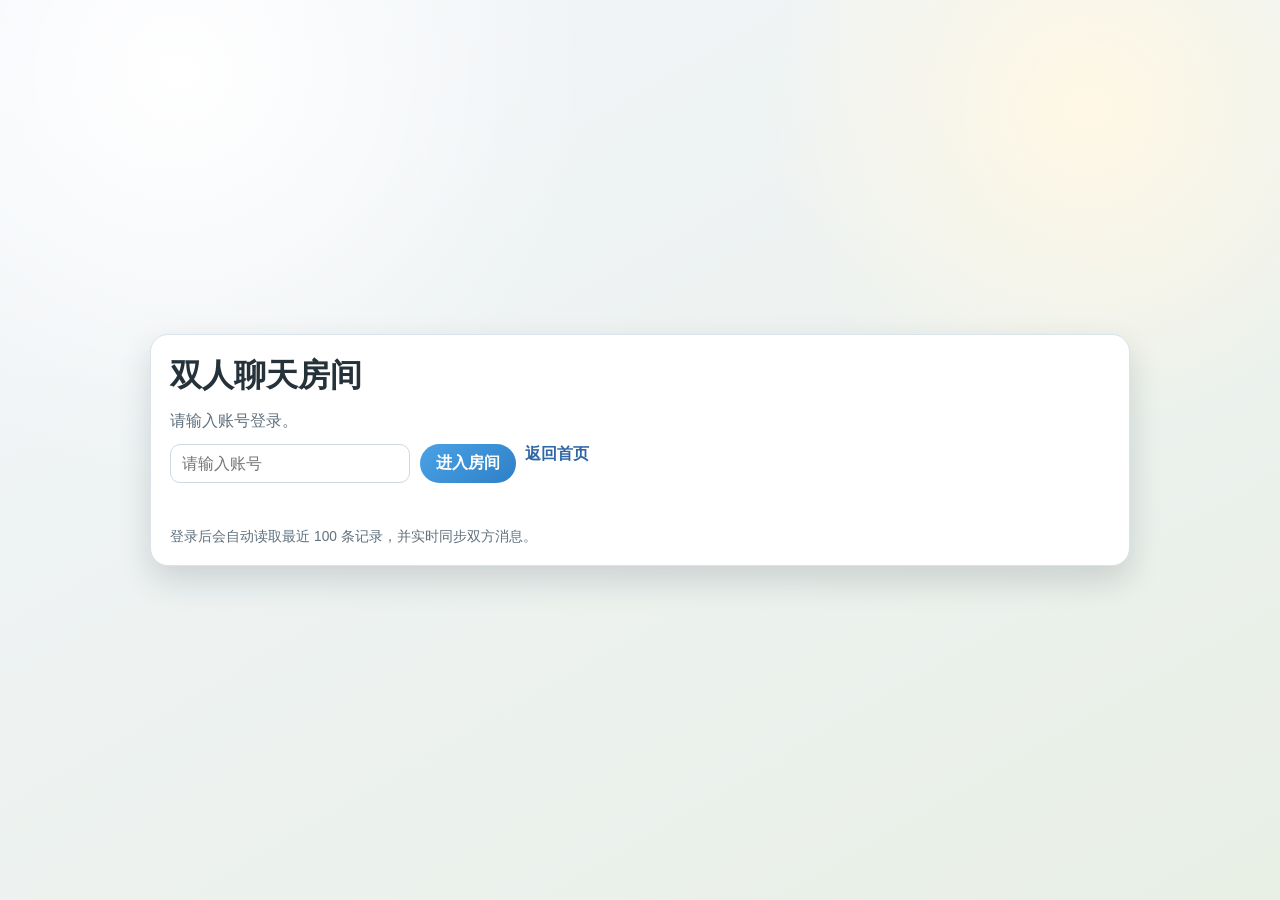
<file: chat-room.html>
<!doctype html>
<html lang="zh-CN">
  <head>
    <meta charset="UTF-8" />
    <meta name="viewport" content="width=device-width, initial-scale=1.0" />
    <title>双人聊天房间</title>
    <style>
      :root {
        --bg-a: #f2f5fb;
        --bg-b: #e8efe5;
        --ink: #25323a;
        --muted: #60707d;
        --panel: #ffffff;
        --line: #dbe3ea;
        --mine: #caebff;
        --theirs: #ffffff;
        --accent: #2a86d1;
        --danger: #c45252;
      }

      * {
        box-sizing: border-box;
      }

      html {
        -webkit-text-size-adjust: 100%;
        text-size-adjust: 100%;
      }

      body {
        margin: 0;
        min-height: 100vh;
        font-family: "Trebuchet MS", "PingFang SC", "Microsoft YaHei", sans-serif;
        color: var(--ink);
        background:
          radial-gradient(circle at 14% 8%, #fff 0%, transparent 30%),
          radial-gradient(circle at 85% 12%, #fff8e5 0%, transparent 24%),
          linear-gradient(150deg, var(--bg-a) 0%, var(--bg-b) 100%);
        display: grid;
        place-items: center;
        padding: 1rem;
        overflow-x: hidden;
      }

      .shell {
        width: min(980px, 100%);
        max-width: 100%;
        background: var(--panel);
        border: 1px solid var(--line);
        border-radius: 18px;
        box-shadow: 0 14px 32px rgba(24, 42, 58, 0.16);
        overflow: hidden;
      }

      .login {
        padding: 1.2rem;
        display: grid;
        gap: 0.8rem;
      }

      .login h1 {
        margin: 0;
        font-size: clamp(1.4rem, 3vw, 2rem);
      }

      .hint {
        color: var(--muted);
        margin: 0;
      }

      .row {
        display: flex;
        gap: 0.6rem;
        flex-wrap: wrap;
      }

      input,
      button {
        font: inherit;
      }

      input {
        border: 1px solid #cfd7df;
        border-radius: 10px;
        padding: 0.56rem 0.7rem;
        min-width: 240px;
      }

      .btn {
        border: 0;
        border-radius: 999px;
        padding: 0.56rem 1rem;
        color: #fff;
        cursor: pointer;
        background: linear-gradient(140deg, #4aa2e7 0%, #2f80c6 100%);
        font-weight: 700;
      }

      .btn:disabled {
        opacity: 0.55;
        cursor: not-allowed;
      }

      .error {
        color: var(--danger);
        font-weight: 700;
        min-height: 1.2rem;
      }

      .chat {
        display: none;
        grid-template-rows: auto 1fr auto;
        height: min(84vh, 760px);
      }

      .chat.show {
        display: grid;
      }

      .topbar {
        border-bottom: 1px solid var(--line);
        background: #f8fbff;
        padding: 0.8rem 1rem;
        display: flex;
        justify-content: space-between;
        align-items: center;
        gap: 0.6rem;
        flex-wrap: wrap;
      }

      .topbar strong {
        font-size: 1.05rem;
      }

      .status {
        color: var(--muted);
        font-size: 0.9rem;
      }

      .msgs {
        padding: 0.9rem;
        overflow: auto;
        background:
          linear-gradient(180deg, #f3f8ff 0%, #f9fbfd 100%);
      }

      .msg {
        display: grid;
        gap: 0.2rem;
        margin-bottom: 0.75rem;
        position: relative;
      }

      .msg.mine {
        justify-items: end;
      }

      .meta {
        color: var(--muted);
        font-size: 0.76rem;
      }

      .meta-line {
        display: flex;
        align-items: center;
        gap: 0.35rem;
      }

      .msg.mine .meta-line {
        justify-content: flex-end;
      }

      .meta-action {
        border: 0;
        background: #ffffffcc;
        color: var(--muted);
        border-radius: 999px;
        padding: 0.08rem 0.42rem;
        cursor: pointer;
        font-size: 0.72rem;
        opacity: 0;
        transition: opacity 140ms ease, transform 140ms ease;
        transform: translateY(2px);
      }

      .msg:hover .meta-action,
      .msg:focus-within .meta-action {
        opacity: 1;
        transform: translateY(0);
      }

      .read-receipt {
        color: var(--muted);
        font-size: 0.74rem;
        padding: 0 0.15rem;
      }

      .bubble {
        max-width: min(76%, 580px);
        padding: 0.5rem 0.65rem;
        border-radius: 12px;
        border: 1px solid #d5dfeb;
        background: var(--theirs);
        word-break: break-word;
        white-space: pre-wrap;
      }

      .msg.mine .bubble {
        background: var(--mine);
        border-color: #a8d8f7;
      }

      .bubble.image {
        padding: 0.28rem;
      }

      .bubble img {
        display: block;
        max-width: min(70vw, 380px);
        border-radius: 10px;
      }

      .bubble.audio {
        padding: 0.42rem 0.52rem;
      }

      .audio-chip {
        display: inline-flex;
        align-items: center;
        gap: 0.42rem;
        font-size: 0.83rem;
        color: #4f6678;
        margin-bottom: 0.35rem;
      }

      .audio-wave {
        letter-spacing: 0.05em;
        font-weight: 700;
      }

      .bubble audio {
        width: min(300px, 68vw);
        display: block;
      }

      .quote-block {
        border-left: 3px solid #9fc5ea;
        background: #edf6ff;
        color: #446174;
        border-radius: 9px;
        padding: 0.34rem 0.48rem;
        margin-bottom: 0.42rem;
        font-size: 0.84rem;
      }

      .quote-sender {
        font-weight: 700;
        margin-bottom: 0.1rem;
      }

      .composer {
        border-top: 1px solid var(--line);
        padding: 0.7rem;
        gap: 0.6rem;
        background: #fbfdff;
        display: grid;
      }

      .composer-row {
        display: flex;
        gap: 0.6rem;
        align-items: center;
      }

      .composer-row input {
        min-width: 0;
        flex: 1;
      }

      #audioPreviewPlayer {
        width: min(360px, 100%);
        max-width: 100%;
      }

      .recording-tip {
        display: none;
        align-items: center;
        gap: 0.45rem;
        color: #a14c32;
        font-size: 0.86rem;
        padding: 0 0.15rem;
      }

      .recording-tip.show {
        display: inline-flex;
      }

      .record-dot {
        width: 8px;
        height: 8px;
        border-radius: 50%;
        background: #e05841;
        box-shadow: 0 0 0 0 rgba(224, 88, 65, 0.45);
        animation: pulseDot 1.1s infinite;
      }

      .reply-bar {
        display: none;
        align-items: center;
        justify-content: space-between;
        gap: 0.6rem;
        padding: 0.5rem 0.65rem;
        border: 1px solid #d6e2ee;
        border-radius: 12px;
        background: #f0f7ff;
      }

      .reply-bar.show {
        display: flex;
      }

      .reply-copy {
        min-width: 0;
      }

      .reply-title {
        font-size: 0.8rem;
        color: #4d6b80;
        font-weight: 700;
      }

      .reply-text {
        color: var(--ink);
        font-size: 0.9rem;
        white-space: nowrap;
        overflow: hidden;
        text-overflow: ellipsis;
      }

      .reply-close {
        border: 0;
        background: transparent;
        color: var(--muted);
        font-size: 1rem;
        cursor: pointer;
      }

      .audio-draft {
        display: none;
        gap: 0.6rem;
        padding: 0.56rem 0.65rem;
        border: 1px solid #d6e2ee;
        border-radius: 12px;
        background: #f4f8ff;
      }

      .audio-draft.show {
        display: grid;
      }

      .audio-draft-top {
        display: flex;
        justify-content: space-between;
        align-items: center;
        gap: 0.6rem;
      }

      .audio-draft-actions {
        display: flex;
        gap: 0.5rem;
        flex-wrap: wrap;
      }

      .btn.secondary {
        color: #325a78;
        background: linear-gradient(140deg, #eef6ff 0%, #dfeefe 100%);
        border: 1px solid #c7ddf3;
      }

      .quote-menu {
        position: fixed;
        z-index: 40;
        display: none;
        min-width: 132px;
        background: #fff;
        border: 1px solid #d8e0e8;
        border-radius: 12px;
        box-shadow: 0 12px 28px rgba(32, 49, 63, 0.18);
        overflow: hidden;
      }

      .quote-menu.show {
        display: block;
      }

      .quote-menu button {
        width: 100%;
        text-align: left;
        padding: 0.68rem 0.8rem;
        border: 0;
        background: #fff;
        cursor: pointer;
        font: inherit;
      }

      .quote-menu button:hover {
        background: #f2f7fc;
      }

      @keyframes pulseDot {
        0% {
          box-shadow: 0 0 0 0 rgba(224, 88, 65, 0.45);
        }
        100% {
          box-shadow: 0 0 0 12px rgba(224, 88, 65, 0);
        }
      }

      .mini {
        font-size: 0.86rem;
        color: var(--muted);
      }

      .back {
        color: #2f66a6;
        font-weight: 700;
        text-decoration: none;
      }

      @media (max-width: 680px) {
        body {
          padding: 0.55rem;
        }

        .bubble {
          max-width: 90%;
        }

        .meta-action {
          opacity: 1;
          transform: translateY(0);
        }

        .composer {
          padding: 0.65rem;
        }

        .btn {
          padding: 0.52rem 0.82rem;
        }

        .topbar {
          padding: 0.75rem 0.8rem;
          align-items: flex-start;
        }

        .msgs {
          padding: 0.72rem 0.58rem;
        }

        .reply-text {
          white-space: normal;
        }

        .composer-row {
          display: grid;
          grid-template-columns: auto auto;
          grid-template-areas:
            "image audio"
            "input send";
          gap: 0.45rem;
          align-items: stretch;
        }

        #imageBtn {
          grid-area: image;
        }

        #audioBtn {
          grid-area: audio;
        }

        #msgInput {
          grid-area: input;
          min-width: 0;
          width: 100%;
        }

        #sendBtn {
          grid-area: send;
        }

        .audio-draft-actions {
          display: grid;
          grid-template-columns: 1fr 1fr;
        }
      }
    </style>
  </head>
  <body>
    <main class="shell">
      <section class="login" id="loginPanel">
        <h1>双人聊天房间</h1>
        <p class="hint">请输入账号登录。</p>
        <div class="row">
          <input id="accountInput" maxlength="2" placeholder="请输入账号" />
          <button class="btn" id="loginBtn">进入房间</button>
          <a class="back" href="./index.html">返回首页</a>
        </div>
        <div class="error" id="loginError"></div>
        <div class="mini">登录后会自动读取最近 100 条记录，并实时同步双方消息。</div>
      </section>

      <section class="chat" id="chatPanel">
        <header class="topbar">
          <div>
            <strong>聊天房间</strong>
            <div class="mini">账号：<span id="meText"></span></div>
          </div>
          <div class="status" id="statusText">连接中...</div>
        </header>

        <section class="msgs" id="msgs">
          <div id="historyLoader" style="text-align: center; padding: 0.6rem; display: none; color: var(--muted); font-size: 0.85rem;">
            正在加载历史消息...
          </div>
        </section>

        <footer class="composer">
          <div class="reply-bar" id="replyBar">
            <div class="reply-copy">
              <div class="reply-title" id="replyTitle">正在引用</div>
              <div class="reply-text" id="replyText"></div>
            </div>
            <button class="reply-close" id="replyClose" type="button" aria-label="取消引用">×</button>
          </div>
          <div class="audio-draft" id="audioDraftBar">
            <div class="audio-draft-top">
              <div class="reply-copy">
                <div class="reply-title">语音待发送</div>
                <div class="reply-text" id="audioDraftText">录音完成</div>
              </div>
              <button class="reply-close" id="audioDraftClose" type="button" aria-label="取消语音">×</button>
            </div>
            <audio id="audioPreviewPlayer" controls preload="metadata"></audio>
            <div class="audio-draft-actions">
              <button class="btn secondary" id="audioDraftRetry" type="button">重新录</button>
              <button class="btn" id="audioDraftSend" type="button">发送语音</button>
            </div>
          </div>
          <div class="composer-row">
            <input id="imageInput" type="file" accept="image/*" hidden />
            <button class="btn" id="imageBtn" type="button" aria-label="发送图片">图片</button>
            <button class="btn" id="audioBtn" type="button" aria-label="开始录音">录音</button>
            <input id="msgInput" maxlength="500" placeholder="输入消息，按 Enter 发送" />
            <button class="btn" id="sendBtn">发送</button>
          </div>
          <div class="recording-tip" id="recordingTip">
            <span class="record-dot" aria-hidden="true"></span>
            <span id="recordingText">录音中...</span>
          </div>
        </footer>
      </section>
    </main>

    <div class="quote-menu" id="quoteMenu">
      <button type="button" id="quoteMenuAction">引用这条消息</button>
    </div>

    <script src="./vendor/supabase-2.99.3.min.js"></script>
    <script>
      const SUPABASE_URL = "https://hdzeqsijrntnbdqdqyai.supabase.co";
      const SUPABASE_KEY =
        "eyJhbGciOiJIUzI1NiIsInR5cCI6IkpXVCJ9.eyJpc3MiOiJzdXBhYmFzZSIsInJlZiI6ImhkemVxc2lqcm50bmJkcWRxeWFpIiwicm9sZSI6ImFub24iLCJpYXQiOjE3NzIzNjUyMzMsImV4cCI6MjA4Nzk0MTIzM30.4Cd4h4XEdDZUvpQU6rlM08cEU8cZ5wqW3J_oYfxJVqk";

      const TABLE_NAME = "chat_messages";
      const READ_STATE_TABLE = "chat_read_state";
      const CHAT_AUTH_FN = "chat-auth";
      const CHAT_WRITE_FN = "chat-write";
      const CHAT_READ_STATE_FN = "chat-read-state";

      const loginPanel = document.getElementById("loginPanel");
      const chatPanel = document.getElementById("chatPanel");
      const accountInput = document.getElementById("accountInput");
      const loginBtn = document.getElementById("loginBtn");
      const loginError = document.getElementById("loginError");
      const statusText = document.getElementById("statusText");
      const meText = document.getElementById("meText");
      const msgs = document.getElementById("msgs");
      const replyBar = document.getElementById("replyBar");
      const replyTitle = document.getElementById("replyTitle");
      const replyText = document.getElementById("replyText");
      const replyClose = document.getElementById("replyClose");
      const audioDraftBar = document.getElementById("audioDraftBar");
      const audioDraftText = document.getElementById("audioDraftText");
      const audioPreviewPlayer = document.getElementById("audioPreviewPlayer");
      const audioDraftClose = document.getElementById("audioDraftClose");
      const audioDraftRetry = document.getElementById("audioDraftRetry");
      const audioDraftSend = document.getElementById("audioDraftSend");
      const quoteMenu = document.getElementById("quoteMenu");
      const quoteMenuAction = document.getElementById("quoteMenuAction");
      const imageInput = document.getElementById("imageInput");
      const imageBtn = document.getElementById("imageBtn");
      const audioBtn = document.getElementById("audioBtn");
      const recordingTip = document.getElementById("recordingTip");
      const recordingText = document.getElementById("recordingText");
      const msgInput = document.getElementById("msgInput");
      const sendBtn = document.getElementById("sendBtn");

      const supabaseGlobal = window.supabase;
      const sbClient =
        supabaseGlobal && typeof supabaseGlobal.createClient === "function"
          ? supabaseGlobal.createClient(SUPABASE_URL, SUPABASE_KEY)
          : null;

      let me = "";
      let sessionPassword = "";
      let channel = null;
      const seenIds = new Set();
      let oldestTimestamp = null;
      let hasMore = true;
      let isLoadingHistory = false;
      let isBulkRendering = false;
      let readStateMap = {
        白白: null,
        飞飞: null,
      };
      let replyTarget = null;
      let quoteMenuTarget = null;
      let longPressTimer = null;
      let mediaRecorder = null;
      let recordingStream = null;
      let audioChunks = [];
      let recordingStartedAt = 0;
      let pendingAudio = null;
      let composerBusy = false;

      function otherAccount() {
        return me === "白白" ? "飞飞" : "白白";
      }

      function functionUrl(name) {
        return `${SUPABASE_URL}/functions/v1/${name}`;
      }

      async function readFunctionError(resp) {
        let payload = null;
        try {
          payload = await resp.json();
        } catch (_) {
          // Ignore JSON parse failure and fall back to status text.
        }
        const message =
          payload && typeof payload.error === "string" && payload.error
            ? payload.error
            : resp.statusText || `请求失败（${resp.status}）`;
        throw new Error(message);
      }

      async function invokeChatJson(functionName, body) {
        const resp = await fetch(functionUrl(functionName), {
          method: "POST",
          headers: {
            apikey: SUPABASE_KEY,
            Authorization: `Bearer ${SUPABASE_KEY}`,
            "Content-Type": "application/json",
          },
          body: JSON.stringify(body),
        });
        if (!resp.ok) {
          await readFunctionError(resp);
        }
        return await resp.json();
      }

      async function invokeChatForm(functionName, formData) {
        const resp = await fetch(functionUrl(functionName), {
          method: "POST",
          headers: {
            apikey: SUPABASE_KEY,
            Authorization: `Bearer ${SUPABASE_KEY}`,
          },
          body: formData,
        });
        if (!resp.ok) {
          await readFunctionError(resp);
        }
        return await resp.json();
      }

      function previewTextFromRow(row) {
        if (!row) return "";
        if (row.type === "image") return "[图片]";
        if (row.type === "audio") return "[语音]";
        return String(row.content || "").replace(/\s+/g, " ").trim().slice(0, 80);
      }

      function formatDuration(ms) {
        const totalSeconds = Math.max(1, Math.round((ms || 0) / 1000));
        const minutes = Math.floor(totalSeconds / 60);
        const seconds = totalSeconds % 60;
        return `${minutes}:${String(seconds).padStart(2, "0")}`;
      }

      function pickSupportedAudioMimeType() {
        if (typeof MediaRecorder === "undefined" || typeof MediaRecorder.isTypeSupported !== "function") {
          return "";
        }
        const candidates = [
          "audio/webm;codecs=opus",
          "audio/webm",
          "audio/mp4",
          "audio/ogg;codecs=opus",
          "audio/ogg",
        ];
        return candidates.find((type) => MediaRecorder.isTypeSupported(type)) || "";
      }

      function refreshComposerState() {
        const isRecording = !!(mediaRecorder && mediaRecorder.state === "recording");
        const hasPendingAudio = !!pendingAudio;

        sendBtn.disabled = composerBusy || isRecording || hasPendingAudio;
        imageBtn.disabled = composerBusy || isRecording || hasPendingAudio;
        msgInput.disabled = composerBusy || isRecording || hasPendingAudio;
        replyClose.disabled = composerBusy || isRecording || hasPendingAudio;
        audioDraftRetry.disabled = composerBusy || isRecording;
        audioDraftSend.disabled = composerBusy || isRecording;
        audioDraftClose.disabled = composerBusy || isRecording;

        if (isRecording) {
          audioBtn.disabled = composerBusy;
        } else {
          audioBtn.disabled = composerBusy || hasPendingAudio;
        }

        audioBtn.textContent = isRecording ? "结束" : "录音";
      }

      function setRecordingUI(isRecording, text = "录音中...") {
        recordingText.textContent = text;
        recordingTip.classList.toggle("show", isRecording);
        refreshComposerState();
      }

      function stopRecordingStream() {
        if (recordingStream) {
          recordingStream.getTracks().forEach((track) => track.stop());
          recordingStream = null;
        }
      }

      function resetRecorderState() {
        mediaRecorder = null;
        audioChunks = [];
        recordingStartedAt = 0;
        stopRecordingStream();
        setRecordingUI(false);
      }

      function clearPendingAudio() {
        if (pendingAudio && pendingAudio.previewUrl) {
          URL.revokeObjectURL(pendingAudio.previewUrl);
        }
        pendingAudio = null;
        audioPreviewPlayer.pause();
        audioPreviewPlayer.removeAttribute("src");
        audioPreviewPlayer.load();
        audioDraftText.textContent = "录音完成";
        audioDraftBar.classList.remove("show");
        refreshComposerState();
      }

      function setPendingAudio(blob, mimeType, durationMs) {
        clearPendingAudio();
        const previewUrl = URL.createObjectURL(blob);
        pendingAudio = {
          blob,
          mimeType,
          durationMs: Math.max(1000, durationMs || 0),
          previewUrl,
          replyInfo: replyTarget
            ? {
                id: replyTarget.id,
                sender: replyTarget.sender,
                type: replyTarget.type,
                preview: replyTarget.preview,
              }
            : null,
        };
        audioDraftText.textContent = `录音完成 ${formatDuration(pendingAudio.durationMs)}，可试听后发送`;
        audioPreviewPlayer.src = previewUrl;
        audioDraftBar.classList.add("show");
        setStatus("录音完成，请确认后发送");
        refreshComposerState();
      }

      function fmtTime(ts) {
        const d = new Date(ts);
        if (Number.isNaN(d.getTime())) return "";
        return d.toLocaleString();
      }

      function isNearBottom() {
        const threshold = 36;
        return msgs.scrollHeight - msgs.scrollTop - msgs.clientHeight <= threshold;
      }

      function setStatus(text) {
        statusText.textContent = text;
      }

      function setError(text) {
        loginError.textContent = text || "";
      }

      function clearReplyTarget() {
        replyTarget = null;
        replyBar.classList.remove("show");
      }

      function setReplyTarget(row) {
        if (!row || !row.id) return;
        replyTarget = {
          id: row.id,
          sender: row.sender,
          type: row.type,
          preview: previewTextFromRow(row),
        };
        replyTitle.textContent = `引用 ${row.sender}`;
        replyText.textContent = replyTarget.preview;
        replyBar.classList.add("show");
        closeQuoteMenu();
        msgInput.focus();
      }

      function closeQuoteMenu() {
        quoteMenu.classList.remove("show");
        quoteMenuTarget = null;
      }

      function openQuoteMenu(row, clientX, clientY) {
        quoteMenuTarget = row;
        const margin = 12;
        const menuWidth = 132;
        const menuHeight = 46;
        const x = Math.min(clientX, window.innerWidth - menuWidth - margin);
        const y = Math.min(clientY, window.innerHeight - menuHeight - margin);
        quoteMenu.style.left = `${Math.max(margin, x)}px`;
        quoteMenu.style.top = `${Math.max(margin, y)}px`;
        quoteMenu.classList.add("show");
      }

      function bindMessageInteractions(item, row) {
        const actionBtn = document.createElement("button");
        actionBtn.className = "meta-action";
        actionBtn.type = "button";
        actionBtn.textContent = "引用";
        actionBtn.addEventListener("click", (e) => {
          e.stopPropagation();
          setReplyTarget(row);
        });

        const meta = item.querySelector(".meta-line");
        meta.appendChild(actionBtn);

        item.addEventListener("contextmenu", (e) => {
          e.preventDefault();
          openQuoteMenu(row, e.clientX, e.clientY);
        });

        item.addEventListener("pointerdown", (e) => {
          if (e.pointerType !== "touch") return;
          clearTimeout(longPressTimer);
          longPressTimer = window.setTimeout(() => {
            openQuoteMenu(row, e.clientX || window.innerWidth / 2, e.clientY || window.innerHeight / 2);
          }, 480);
        });

        ["pointerup", "pointermove", "pointercancel", "pointerleave"].forEach((eventName) => {
          item.addEventListener(eventName, () => {
            clearTimeout(longPressTimer);
          });
        });
      }

      function displayMessage(row, isPrepend = false) {
        if (!row || !row.id) return;
        if (seenIds.has(row.id)) return;
        seenIds.add(row.id);

        const item = document.createElement("article");
        item.className = `msg ${row.sender === me ? "mine" : ""}`;
        item.dataset.messageId = String(row.id);
        item.dataset.sender = row.sender;

        const meta = document.createElement("div");
        meta.className = "meta meta-line";
        const metaText = document.createElement("span");
        metaText.textContent = `${row.sender} · ${fmtTime(row.created_at)}`;
        meta.appendChild(metaText);

        const bubble = document.createElement("div");
        bubble.className = "bubble";
        if (row.reply_to_message_id) {
          const quote = document.createElement("div");
          quote.className = "quote-block";
          const quoteSender = document.createElement("div");
          quoteSender.className = "quote-sender";
          quoteSender.textContent = row.reply_to_sender || "引用";
          const quotePreview = document.createElement("div");
          quotePreview.textContent = row.reply_to_preview || "";
          quote.append(quoteSender, quotePreview);
          bubble.appendChild(quote);
        }
        if (row.type === "image" && row.image_url) {
          bubble.classList.add("image");
          const img = document.createElement("img");
          img.src = row.image_url;
          img.alt = `${row.sender} 发的图片`;
          img.loading = "lazy";
          bubble.appendChild(img);
        } else if (row.type === "audio" && row.audio_url) {
          bubble.classList.add("audio");
          const chip = document.createElement("div");
          chip.className = "audio-chip";
          chip.innerHTML = `<span class="audio-wave">)))</span><span>${row.audio_duration_ms ? formatDuration(row.audio_duration_ms) : "语音"}</span>`;
          const audio = document.createElement("audio");
          audio.controls = true;
          audio.preload = "metadata";
          audio.src = row.audio_url;
          if (row.audio_mime) {
            audio.setAttribute("type", row.audio_mime);
          }
          bubble.append(chip, audio);
        } else {
          const textNode = document.createElement("div");
          textNode.textContent = row.content;
          bubble.appendChild(textNode);
        }

        item.append(meta, bubble);
        bindMessageInteractions(item, row);

        if (isPrepend) {
          // Prepend below the loader
          const loader = document.getElementById("historyLoader");
          loader.insertAdjacentElement("afterend", item);
        } else {
          msgs.appendChild(item);
          if (!isBulkRendering) {
            msgs.scrollTop = msgs.scrollHeight;
          }
        }

        // Track oldest timestamp
        const ts = new Date(row.created_at).getTime();
        if (!oldestTimestamp || ts < oldestTimestamp) {
          oldestTimestamp = ts;
        }

        if (!isBulkRendering) {
          renderReadReceipt();
        }
      }

      function appendMessage(row) {
        displayMessage(row, false);
      }

      function resetMessages() {
        seenIds.clear();
        const loader = document.getElementById("historyLoader");
        msgs.innerHTML = "";
        msgs.appendChild(loader);
        oldestTimestamp = null;
        hasMore = true;
        isLoadingHistory = false;
      }

      async function loadRecent() {
        setStatus("正在读取最近100条记录...");
        const { data, error } = await sbClient
          .from(TABLE_NAME)
          .select("id,sender,type,content,image_url,audio_url,audio_mime,audio_duration_ms,reply_to_message_id,reply_to_sender,reply_to_type,reply_to_preview,created_at")
          .order("created_at", { ascending: false })
          .limit(100);

        if (error) {
          setStatus("读取历史失败");
          setError(`读取历史失败：${error.message}`);
          return;
        }

        resetMessages();
        if (data.length < 100) hasMore = false;
        isBulkRendering = true;
        data.reverse().forEach(appendMessage);
        isBulkRendering = false;
        msgs.scrollTop = msgs.scrollHeight;
        renderReadReceipt();
        setStatus("聊天记录已加载，正在连接实时消息...");
      }

      async function loadHistory() {
        if (isLoadingHistory || !hasMore || !oldestTimestamp) return;

        isLoadingHistory = true;
        const loader = document.getElementById("historyLoader");
        loader.style.display = "block";

        const oldScrollHeight = msgs.scrollHeight;

        const { data, error } = await sbClient
          .from(TABLE_NAME)
          .select("id,sender,type,content,image_url,audio_url,audio_mime,audio_duration_ms,reply_to_message_id,reply_to_sender,reply_to_type,reply_to_preview,created_at")
          .lt("created_at", new Date(oldestTimestamp).toISOString())
          .order("created_at", { ascending: false })
          .limit(100);

        loader.style.display = "none";
        isLoadingHistory = false;

        if (error) {
          console.error("加载历史失败:", error);
          return;
        }

        if (!data || data.length === 0) {
          hasMore = false;
          return;
        }

        if (data.length < 100) hasMore = false;

        // Prepend each message (desc order: newest older message first)
        isBulkRendering = true;
        data.forEach((row) => displayMessage(row, true));
        isBulkRendering = false;

        // Restore scroll position
        msgs.scrollTop = msgs.scrollHeight - oldScrollHeight;
        renderReadReceipt();
      }

      function renderReadReceipt() {
        msgs.querySelectorAll(".read-receipt").forEach((node) => node.remove());
        if (!me) return;

        const myMessages = Array.from(msgs.querySelectorAll(`.msg.mine[data-sender="${me}"]`));
        const lastMine = myMessages[myMessages.length - 1];
        if (!lastMine) return;

        const myMessageId = Number(lastMine.dataset.messageId || 0);
        if (!myMessageId) return;

        const otherReadId = Number(readStateMap[otherAccount()] || 0);
        const receipt = document.createElement("div");
        receipt.className = "read-receipt";
        receipt.textContent = otherReadId >= myMessageId ? "已读" : "未读";
        lastMine.appendChild(receipt);
      }

      async function loadReadState() {
        const { data, error } = await sbClient
          .from(READ_STATE_TABLE)
          .select("account,last_read_message_id");

        if (error) {
          console.error("读取已读状态失败:", error);
          return;
        }

        readStateMap = {
          白白: null,
          飞飞: null,
        };

        (data || []).forEach((row) => {
          readStateMap[row.account] = row.last_read_message_id;
        });

        renderReadReceipt();
      }

      function latestMessageId() {
        const items = Array.from(msgs.querySelectorAll(".msg[data-message-id]"));
        const last = items[items.length - 1];
        return last ? Number(last.dataset.messageId || 0) : null;
      }

      async function markAsReadIfNeeded() {
        if (!me || !document.hasFocus() || document.hidden || !isNearBottom()) return;

        const targetId = latestMessageId();
        if (!targetId) return;
        if (readStateMap[me] && Number(readStateMap[me]) >= targetId) return;

        readStateMap[me] = targetId;
        renderReadReceipt();

        try {
          await invokeChatJson(CHAT_READ_STATE_FN, {
            account: me,
            password: sessionPassword,
            last_read_message_id: targetId,
          });
        } catch (error) {
          console.error("更新已读状态失败:", error);
        }
      }

      // Add scroll listener for infinite scrolling
      msgs.addEventListener("scroll", () => {
        if (msgs.scrollTop <= 5 && !isLoadingHistory && hasMore) {
          loadHistory();
        }
        markAsReadIfNeeded();
      });

      async function sendMessage() {
        const content = (msgInput.value || "").trim();
        if (!content) return;
        if (!me) return;

        composerBusy = true;
        refreshComposerState();
        try {
          await invokeChatJson(CHAT_WRITE_FN, {
            account: me,
            password: sessionPassword,
            type: "text",
            content,
            reply_to_message_id: replyTarget ? replyTarget.id : null,
            reply_to_sender: replyTarget ? replyTarget.sender : null,
            reply_to_type: replyTarget ? replyTarget.type : null,
            reply_to_preview: replyTarget ? replyTarget.preview : null,
          });
        } catch (error) {
          composerBusy = false;
          refreshComposerState();
          setStatus("发送失败");
          alert(`发送失败：${error.message || error}`);
          return;
        }
        composerBusy = false;
        refreshComposerState();

        msgInput.value = "";
        clearReplyTarget();
        msgInput.focus();
      }

      async function readImage(file) {
        return new Promise((resolve, reject) => {
          const url = URL.createObjectURL(file);
          const img = new Image();
          img.onload = () => {
            URL.revokeObjectURL(url);
            resolve(img);
          };
          img.onerror = (e) => {
            URL.revokeObjectURL(url);
            reject(e);
          };
          img.src = url;
        });
      }

      async function compressImage(file) {
        const img = await readImage(file);
        const maxSide = 1920;
        const ratio = Math.min(1, maxSide / Math.max(img.width, img.height));
        const width = Math.max(1, Math.round(img.width * ratio));
        const height = Math.max(1, Math.round(img.height * ratio));

        const canvas = document.createElement("canvas");
        canvas.width = width;
        canvas.height = height;
        const ctx = canvas.getContext("2d");
        ctx.drawImage(img, 0, 0, width, height);

        const outputType = file.type === "image/png" ? "image/png" : "image/jpeg";
        const quality = outputType === "image/jpeg" ? 0.88 : undefined;
        const blob = await new Promise((resolve) => canvas.toBlob(resolve, outputType, quality));
        if (!blob) return file;
        return blob;
      }

      async function sendImage(file) {
        if (!file || !me) return;
        if (!file.type || !file.type.startsWith("image/")) {
          alert("请选择图片文件");
          return;
        }

        composerBusy = true;
        refreshComposerState();
        setStatus("正在压缩图片...");

        let blob;
        try {
          blob = await compressImage(file);
        } catch (err) {
          composerBusy = false;
          refreshComposerState();
          setStatus("图片处理失败");
          alert(`图片处理失败：${err.message || err}`);
          return;
        }

        const type = blob.type || file.type || "image/jpeg";
        const uploadFile = new File([blob], file.name || `image.${type.split("/")[1] || "jpg"}`, {
          type,
        });
        const form = new FormData();
        form.append("account", me);
        form.append("password", sessionPassword);
        form.append("type", "image");
        form.append("file", uploadFile);
        form.append("reply_to_message_id", replyTarget ? String(replyTarget.id) : "");
        form.append("reply_to_sender", replyTarget ? replyTarget.sender : "");
        form.append("reply_to_type", replyTarget ? replyTarget.type : "");
        form.append("reply_to_preview", replyTarget ? replyTarget.preview : "");

        setStatus("正在上传图片...");
        try {
          await invokeChatForm(CHAT_WRITE_FN, form);
        } catch (error) {
          composerBusy = false;
          refreshComposerState();
          setStatus("发送失败");
          alert(`发送图片消息失败：${error.message || error}`);
          return;
        }
        composerBusy = false;
        refreshComposerState();

        imageInput.value = "";
        clearReplyTarget();
        setStatus("已连接，实时同步中");
      }

      async function sendAudioBlob(blob, mimeType, durationMs, replyInfo = null) {
        if (!blob || !me) return;

        composerBusy = true;
        refreshComposerState();
        setStatus("正在上传语音...");

        const ext = mimeType.includes("mp4") ? "m4a" : mimeType.includes("ogg") ? "ogg" : mimeType.includes("wav") ? "wav" : "webm";
        const uploadFile = new File([blob], `voice.${ext}`, { type: mimeType || "audio/webm" });
        const form = new FormData();
        form.append("account", me);
        form.append("password", sessionPassword);
        form.append("type", "audio");
        form.append("file", uploadFile);
        form.append("audio_duration_ms", String(Math.max(1000, durationMs || 0)));
        form.append("reply_to_message_id", replyInfo ? String(replyInfo.id) : "");
        form.append("reply_to_sender", replyInfo ? replyInfo.sender : "");
        form.append("reply_to_type", replyInfo ? replyInfo.type : "");
        form.append("reply_to_preview", replyInfo ? replyInfo.preview : "");

        try {
          await invokeChatForm(CHAT_WRITE_FN, form);
        } catch (error) {
          composerBusy = false;
          refreshComposerState();
          setStatus("发送失败");
          alert(`发送语音消息失败：${error.message || error}`);
          return false;
        }
        composerBusy = false;
        refreshComposerState();

        clearReplyTarget();
        setStatus("已连接，实时同步中");
        return true;
      }

      async function startRecording() {
        if (!me) return;
        if (!navigator.mediaDevices || typeof navigator.mediaDevices.getUserMedia !== "function" || typeof MediaRecorder === "undefined") {
          alert("当前浏览器不支持录音");
          return;
        }

        const mimeType = pickSupportedAudioMimeType();
        try {
          recordingStream = await navigator.mediaDevices.getUserMedia({ audio: true });
        } catch (err) {
          alert(`无法启用麦克风：${err.message || err}`);
          return;
        }

        try {
          mediaRecorder = mimeType
            ? new MediaRecorder(recordingStream, { mimeType })
            : new MediaRecorder(recordingStream);
        } catch (err) {
          stopRecordingStream();
          alert(`当前浏览器录音初始化失败：${err.message || err}`);
          return;
        }

        audioChunks = [];
        recordingStartedAt = Date.now();

        mediaRecorder.addEventListener("dataavailable", (event) => {
          if (event.data && event.data.size > 0) {
            audioChunks.push(event.data);
          }
        });

        mediaRecorder.addEventListener("stop", async () => {
          const durationMs = Date.now() - recordingStartedAt;
          const finalType = mediaRecorder && mediaRecorder.mimeType ? mediaRecorder.mimeType : mimeType || "audio/webm";
          const blob = new Blob(audioChunks, { type: finalType });
          resetRecorderState();
          if (blob.size > 0) {
            setPendingAudio(blob, finalType, durationMs);
          } else {
            setStatus("录音为空");
          }
        }, { once: true });

        mediaRecorder.start();
        setRecordingUI(true, "录音中，点击结束后进入确认");
      }

      function stopRecording() {
        if (!mediaRecorder) return;
        setRecordingUI(true, "正在处理语音...");
        mediaRecorder.stop();
      }

      async function subscribeRealtime() {
        if (channel) {
          await sbClient.removeChannel(channel);
        }

        channel = sbClient
          .channel("chat-room-realtime")
          .on(
            "postgres_changes",
            { event: "INSERT", schema: "public", table: TABLE_NAME },
            (payload) => {
              appendMessage(payload.new);
              markAsReadIfNeeded();
              setStatus("已连接，实时同步中");
            }
          )
          .on(
            "postgres_changes",
            { event: "*", schema: "public", table: READ_STATE_TABLE },
            (payload) => {
              const row = payload.new || payload.old;
              if (!row || !row.account) return;
              readStateMap[row.account] = row.last_read_message_id;
              renderReadReceipt();
            }
          );

        channel.subscribe((status) => {
          if (status === "SUBSCRIBED") {
            setStatus("已连接，实时同步中");
          }
          if (status === "CHANNEL_ERROR" || status === "TIMED_OUT") {
            setStatus("实时连接异常");
          }
        });
      }

      async function doLogin() {
        const account = (accountInput.value || "").trim();
        if (!account) {
          setError("登录失败：请输入账号。");
          return;
        }

        if (!sbClient) {
          setError("登录失败：Supabase SDK 加载失败，请刷新重试。");
          return;
        }

        try {
          await invokeChatJson(CHAT_AUTH_FN, {
            account,
            password: account,
          });
        } catch (error) {
          setError("登录失败：请检查输入。");
          return;
        }

        me = account;
        sessionPassword = account;
        setError("");
        meText.textContent = me;
        setStatus("正在连接...");
        loginPanel.style.display = "none";
        chatPanel.classList.add("show");

        await Promise.all([loadReadState(), loadRecent()]);
        void subscribeRealtime();
        void markAsReadIfNeeded();
      }

      loginBtn.addEventListener("click", doLogin);
      accountInput.addEventListener("keydown", (e) => {
        if (e.key === "Enter") doLogin();
      });

      sendBtn.addEventListener("click", sendMessage);
      replyClose.addEventListener("click", clearReplyTarget);
      audioDraftClose.addEventListener("click", () => {
        clearPendingAudio();
        setStatus("已取消语音");
      });
      audioDraftRetry.addEventListener("click", async () => {
        clearPendingAudio();
        await startRecording();
      });
      audioDraftSend.addEventListener("click", async () => {
        if (!pendingAudio) return;
        const audioToSend = pendingAudio;
        const sent = await sendAudioBlob(
          audioToSend.blob,
          audioToSend.mimeType,
          audioToSend.durationMs,
          audioToSend.replyInfo
        );
        if (sent) {
          clearPendingAudio();
        }
      });
      quoteMenuAction.addEventListener("click", () => {
        if (quoteMenuTarget) {
          setReplyTarget(quoteMenuTarget);
        }
      });
      imageBtn.addEventListener("click", () => imageInput.click());
      audioBtn.addEventListener("click", () => {
        if (mediaRecorder && mediaRecorder.state === "recording") {
          stopRecording();
        } else {
          startRecording();
        }
      });
      imageInput.addEventListener("change", () => {
        const file = imageInput.files && imageInput.files[0];
        if (file) sendImage(file);
      });
      msgInput.addEventListener("keydown", (e) => {
        if (e.key === "Enter") {
          e.preventDefault();
          sendMessage();
        }
      });

      document.addEventListener("visibilitychange", () => {
        if (!document.hidden) {
          markAsReadIfNeeded();
        }
      });

      document.addEventListener("click", (e) => {
        if (!quoteMenu.contains(e.target)) {
          closeQuoteMenu();
        }
      });

      document.addEventListener("scroll", closeQuoteMenu, { passive: true });

      window.addEventListener("focus", () => {
        markAsReadIfNeeded();
      });

      window.addEventListener("beforeunload", () => {
        clearPendingAudio();
        stopRecordingStream();
      });

      refreshComposerState();
    </script>
  </body>
</html>
</file>
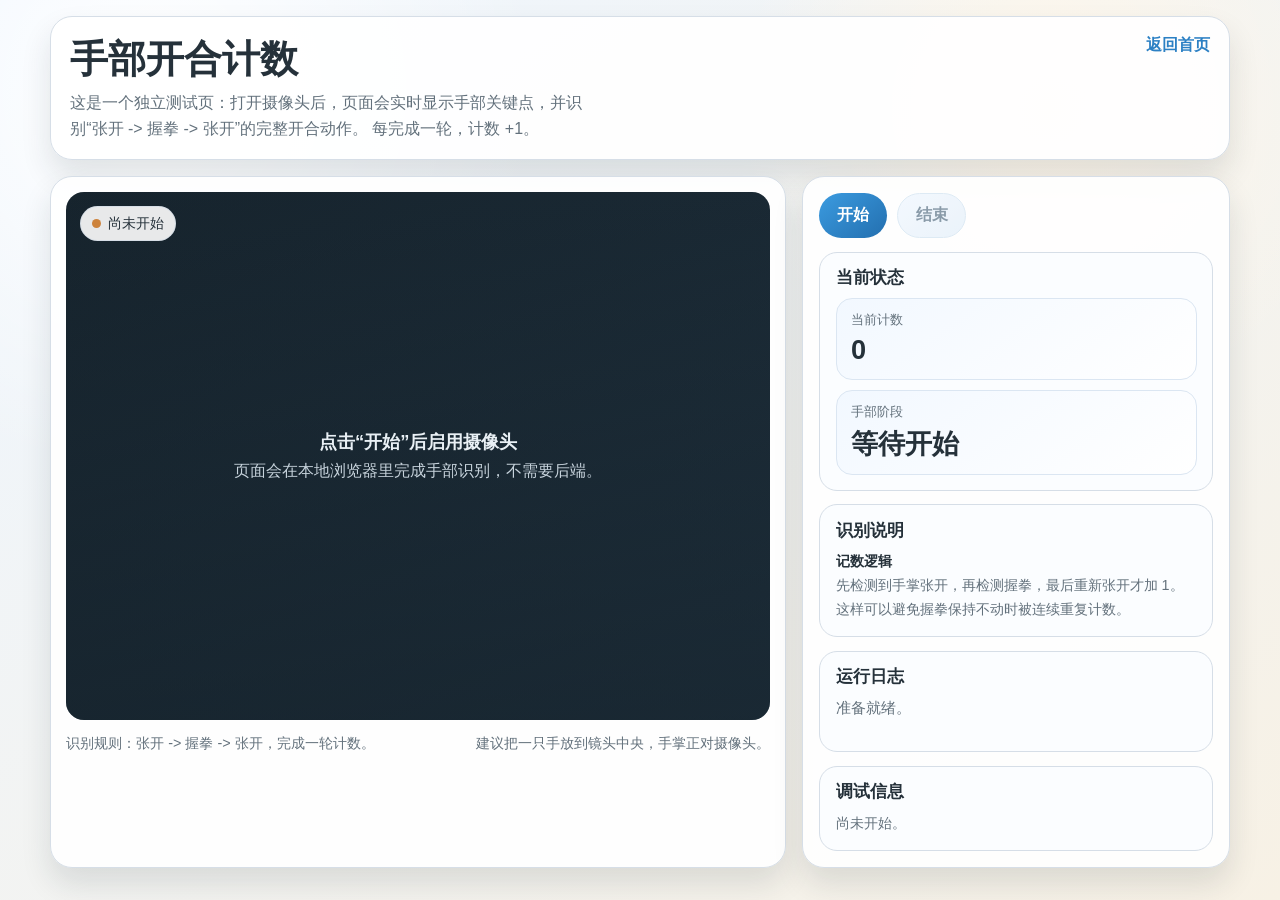
<file: hand-counter.html>
<!doctype html>
<html lang="zh-CN">
  <head>
    <meta charset="UTF-8" />
    <meta name="viewport" content="width=device-width, initial-scale=1.0" />
    <title>手部开合计数</title>
    <style>
      :root {
        --bg-a: #eef6ff;
        --bg-b: #f7f1e5;
        --ink: #25313a;
        --muted: #63717c;
        --line: #d6dee7;
        --panel: rgba(255, 255, 255, 0.93);
        --accent: #2c80c4;
        --accent-2: #4fb26e;
        --warn: #cd833c;
        --danger: #c25454;
      }

      * {
        box-sizing: border-box;
      }

      html {
        -webkit-text-size-adjust: 100%;
        text-size-adjust: 100%;
      }

      body {
        margin: 0;
        min-height: 100vh;
        padding: 1rem;
        font-family: "Trebuchet MS", "PingFang SC", "Microsoft YaHei", sans-serif;
        color: var(--ink);
        background:
          radial-gradient(circle at 12% 10%, #ffffff 0%, transparent 28%),
          radial-gradient(circle at 82% 12%, #fff7ea 0%, transparent 24%),
          linear-gradient(145deg, var(--bg-a) 0%, var(--bg-b) 100%);
      }

      .shell {
        width: min(1180px, 100%);
        margin: 0 auto;
        display: grid;
        gap: 1rem;
      }

      .hero {
        display: flex;
        justify-content: space-between;
        align-items: flex-start;
        gap: 1rem;
        padding: 1.1rem 1.2rem;
        border: 1px solid var(--line);
        border-radius: 22px;
        background: var(--panel);
        box-shadow: 0 16px 30px rgba(27, 40, 51, 0.12);
      }

      .hero h1 {
        margin: 0 0 0.35rem;
        font-size: clamp(1.5rem, 3vw, 2.35rem);
      }

      .hero p {
        margin: 0;
        color: var(--muted);
        max-width: 58ch;
        line-height: 1.6;
      }

      .back {
        color: var(--accent);
        text-decoration: none;
        font-weight: 700;
        white-space: nowrap;
      }

      .layout {
        display: grid;
        grid-template-columns: minmax(0, 1.55fr) minmax(300px, 0.9fr);
        gap: 1rem;
      }

      .stage,
      .side {
        border: 1px solid var(--line);
        border-radius: 22px;
        background: var(--panel);
        box-shadow: 0 16px 30px rgba(27, 40, 51, 0.12);
      }

      .stage {
        padding: 0.95rem;
      }

      .camera {
        position: relative;
        border-radius: 18px;
        overflow: hidden;
        background: linear-gradient(160deg, #182630 0%, #243847 100%);
        aspect-ratio: 4 / 3;
      }

      video,
      canvas {
        position: absolute;
        inset: 0;
        width: 100%;
        height: 100%;
        object-fit: cover;
        transform: scaleX(-1);
      }

      video {
        z-index: 1;
      }

      canvas {
        z-index: 2;
        pointer-events: none;
      }

      .camera-idle {
        position: absolute;
        inset: 0;
        z-index: 4;
        display: grid;
        place-items: center;
        padding: 1rem;
        text-align: center;
        color: #e9f0f5;
        background: linear-gradient(180deg, rgba(13, 22, 28, 0.15) 0%, rgba(13, 22, 28, 0.46) 100%);
      }

      .camera-idle.hidden {
        display: none;
      }

      .camera-idle strong {
        display: block;
        font-size: 1.15rem;
        margin-bottom: 0.35rem;
      }

      .camera-idle span {
        color: #c7d3dc;
        line-height: 1.5;
      }

      .status-chip {
        position: absolute;
        left: 0.85rem;
        top: 0.85rem;
        z-index: 5;
        display: inline-flex;
        align-items: center;
        gap: 0.45rem;
        padding: 0.45rem 0.7rem;
        border-radius: 999px;
        font-size: 0.9rem;
        background: rgba(255, 255, 255, 0.9);
        color: var(--ink);
        border: 1px solid rgba(214, 222, 231, 0.92);
        backdrop-filter: blur(8px);
      }

      .status-dot {
        width: 9px;
        height: 9px;
        border-radius: 999px;
        background: var(--warn);
      }

      .status-chip.live .status-dot {
        background: var(--accent-2);
      }

      .status-chip.error .status-dot {
        background: var(--danger);
      }

      .camera-footer {
        display: flex;
        justify-content: space-between;
        gap: 0.8rem;
        flex-wrap: wrap;
        padding-top: 0.85rem;
      }

      .camera-footer span {
        color: var(--muted);
        font-size: 0.9rem;
      }

      .side {
        padding: 1rem;
        display: grid;
        gap: 0.85rem;
        align-content: start;
      }

      .toolbar {
        display: flex;
        gap: 0.65rem;
        flex-wrap: wrap;
      }

      button {
        border: 0;
        border-radius: 999px;
        padding: 0.7rem 1.1rem;
        font: inherit;
        cursor: pointer;
        color: #fff;
        font-weight: 700;
        background: linear-gradient(140deg, #3b9be0 0%, #236faf 100%);
      }

      button.secondary {
        color: #36546c;
        background: linear-gradient(140deg, #ecf5ff 0%, #ddebf8 100%);
        border: 1px solid #c6dced;
      }

      button:disabled {
        opacity: 0.58;
        cursor: not-allowed;
      }

      .panel {
        border: 1px solid var(--line);
        border-radius: 18px;
        padding: 0.9rem 0.95rem;
        background: #fbfdff;
      }

      .panel h2 {
        margin: 0 0 0.55rem;
        font-size: 1.04rem;
      }

      .stat-grid {
        display: grid;
        grid-template-columns: 1fr;
        gap: 0.65rem;
      }

      .stat {
        border-radius: 16px;
        padding: 0.8rem 0.9rem;
        background: linear-gradient(145deg, #f2f8ff 0%, #ffffff 100%);
        border: 1px solid #dbe6f2;
      }

      .stat-label {
        font-size: 0.8rem;
        color: var(--muted);
        margin-bottom: 0.3rem;
      }

      .stat-value {
        font-size: 1.7rem;
        font-weight: 700;
      }

      .mini {
        color: var(--muted);
        font-size: 0.9rem;
        line-height: 1.65;
      }

      .mini strong {
        color: var(--ink);
      }

      .log {
        min-height: 2.5rem;
        font-size: 0.92rem;
        color: var(--muted);
        line-height: 1.55;
      }

      .ok {
        color: #2c7e50;
      }

      .warn {
        color: #9a652f;
      }

      .err {
        color: #b94d4d;
      }

      @media (max-width: 920px) {
        .layout {
          grid-template-columns: 1fr;
        }

        .hero {
          flex-direction: column;
        }
      }

      @media (max-width: 680px) {
        body {
          padding: 0.7rem;
        }

        .hero,
        .stage,
        .side {
          border-radius: 18px;
        }

        .stage {
          padding: 0.72rem;
        }

        .side {
          padding: 0.85rem;
        }
      }
    </style>
  </head>
  <body>
    <main class="shell">
      <section class="hero">
        <div>
          <h1>手部开合计数</h1>
          <p>
            这是一个独立测试页：打开摄像头后，页面会实时显示手部关键点，并识别“张开 -> 握拳 -> 张开”的完整开合动作。
            每完成一轮，计数 +1。
          </p>
        </div>
        <a class="back" href="./index.html">返回首页</a>
      </section>

      <section class="layout">
        <section class="stage">
          <div class="camera">
            <div class="status-chip" id="cameraStatusChip">
              <span class="status-dot" aria-hidden="true"></span>
              <span id="cameraStatus">尚未开始</span>
            </div>
            <video id="video" playsinline muted></video>
            <canvas id="overlay"></canvas>
            <div class="camera-idle" id="cameraIdle">
              <div>
                <strong>点击“开始”后启用摄像头</strong>
                <span>页面会在本地浏览器里完成手部识别，不需要后端。</span>
              </div>
            </div>
          </div>
          <div class="camera-footer">
            <span>识别规则：张开 -> 握拳 -> 张开，完成一轮计数。</span>
            <span>建议把一只手放到镜头中央，手掌正对摄像头。</span>
          </div>
        </section>

        <aside class="side">
          <div class="toolbar">
            <button id="startBtn" type="button">开始</button>
            <button class="secondary" id="stopBtn" type="button" disabled>结束</button>
          </div>

          <section class="panel">
            <h2>当前状态</h2>
            <div class="stat-grid">
              <div class="stat">
                <div class="stat-label">当前计数</div>
                <div class="stat-value" id="countValue">0</div>
              </div>
              <div class="stat">
                <div class="stat-label">手部阶段</div>
                <div class="stat-value" id="stageValue">等待开始</div>
              </div>
            </div>
          </section>

          <section class="panel">
            <h2>识别说明</h2>
            <div class="mini">
              <strong>记数逻辑</strong><br />
              先检测到手掌张开，再检测握拳，最后重新张开才加 1。
              这样可以避免握拳保持不动时被连续重复计数。
            </div>
          </section>

          <section class="panel">
            <h2>运行日志</h2>
            <div class="log" id="logText">准备就绪。</div>
          </section>

          <section class="panel">
            <h2>调试信息</h2>
            <div class="mini" id="debugText">尚未开始。</div>
          </section>
        </aside>
      </section>
    </main>

    <script>
      const MEDIAPIPE_SCRIPT_GROUPS = {
        hands: [
          "https://cdn.jsdelivr.net/npm/@mediapipe/hands/hands.js",
          "https://unpkg.com/@mediapipe/hands/hands.js",
        ],
      };
      const HANDS_ASSET_ROOTS = [
        "https://cdn.jsdelivr.net/npm/@mediapipe/hands",
        "https://unpkg.com/@mediapipe/hands",
      ];
      const HAND_CONNECTIONS = [
        [0, 1], [1, 2], [2, 3], [3, 4],
        [0, 5], [5, 6], [6, 7], [7, 8],
        [5, 9], [9, 10], [10, 11], [11, 12],
        [9, 13], [13, 14], [14, 15], [15, 16],
        [13, 17], [17, 18], [18, 19], [19, 20],
        [0, 17],
      ];
      const TIP_INDEXES = [4, 8, 12, 16, 20];
      const MCP_INDEXES = [2, 5, 9, 13, 17];

      const video = document.getElementById("video");
      const canvas = document.getElementById("overlay");
      const ctx = canvas.getContext("2d");
      const cameraIdle = document.getElementById("cameraIdle");
      const cameraStatusChip = document.getElementById("cameraStatusChip");
      const cameraStatus = document.getElementById("cameraStatus");
      const countValue = document.getElementById("countValue");
      const stageValue = document.getElementById("stageValue");
      const logText = document.getElementById("logText");
      const debugText = document.getElementById("debugText");
      const startBtn = document.getElementById("startBtn");
      const stopBtn = document.getElementById("stopBtn");

      let handsApiLoaded = false;
      let hands = null;
      let stream = null;
      let isRunning = false;
      let isProcessingFrame = false;
      let rafId = 0;
      let count = 0;
      let lastActionAt = 0;
      let detectionFrameCount = 0;
      let lastLandmarkCount = 0;
      let activeHandsAssetRoot = HANDS_ASSET_ROOTS[0];
      let actionState = "idle";
      let openStableFrames = 0;
      let fistStableFrames = 0;
      let lastSpreadScore = 0;
      let lastExtendedFingers = 0;

      function setLog(text, tone = "") {
        logText.textContent = text;
        logText.className = `log ${tone}`.trim();
      }

      function setCameraStatus(text, tone = "") {
        cameraStatus.textContent = text;
        cameraStatusChip.className = `status-chip ${tone}`.trim();
      }

      function updateCount(nextCount) {
        count = nextCount;
        countValue.textContent = String(count);
      }

      function updateStage(label) {
        stageValue.textContent = label;
      }

      function setDebug(text) {
        debugText.textContent = text;
      }

      function resizeCanvas() {
        const width = video.videoWidth || video.clientWidth || 640;
        const height = video.videoHeight || video.clientHeight || 480;
        if (canvas.width !== width || canvas.height !== height) {
          canvas.width = width;
          canvas.height = height;
        }
        setDebug(
          `video=${video.videoWidth || 0}x${video.videoHeight || 0} canvas=${canvas.width}x${canvas.height} detections=${detectionFrameCount} landmarks=${lastLandmarkCount}`
        );
      }

      function resetSession() {
        updateCount(0);
        lastActionAt = 0;
        detectionFrameCount = 0;
        lastLandmarkCount = 0;
        openStableFrames = 0;
        fistStableFrames = 0;
        lastSpreadScore = 0;
        lastExtendedFingers = 0;
        actionState = "idle";
        updateStage("准备中");
      }

      function loadScript(url) {
        return new Promise((resolve, reject) => {
          const script = document.createElement("script");
          script.src = url;
          script.async = true;
          script.onload = () => resolve();
          script.onerror = () => reject(new Error(`脚本加载失败: ${url}`));
          document.head.appendChild(script);
        });
      }

      async function loadScriptGroup(urls) {
        let lastError = null;
        for (const url of urls) {
          try {
            await loadScript(url);
            return url;
          } catch (error) {
            lastError = error;
            console.warn("脚本加载失败:", url, error);
          }
        }
        throw lastError || new Error("脚本加载失败");
      }

      async function ensureHandsApi() {
        if (handsApiLoaded) return;
        setLog("正在加载手部识别依赖...", "warn");
        const handsScriptUrl = await loadScriptGroup(MEDIAPIPE_SCRIPT_GROUPS.hands);
        activeHandsAssetRoot = handsScriptUrl.includes("unpkg.com") ? HANDS_ASSET_ROOTS[1] : HANDS_ASSET_ROOTS[0];
        handsApiLoaded = true;
      }

      function pointDistance(a, b) {
        const dx = a.x - b.x;
        const dy = a.y - b.y;
        return Math.hypot(dx, dy);
      }

      function handSpreadScore(landmarks) {
        const wrist = landmarks[0];
        const palmBase = landmarks[9];
        const palmScale = Math.max(pointDistance(wrist, palmBase), 0.0001);
        let total = 0;
        for (let i = 0; i < TIP_INDEXES.length; i += 1) {
          total += pointDistance(landmarks[TIP_INDEXES[i]], landmarks[MCP_INDEXES[i]]) / palmScale;
        }
        return total / TIP_INDEXES.length;
      }

      function extendedFingerCount(landmarks) {
        const wrist = landmarks[0];
        let count = 0;
        for (const tipIndex of [8, 12, 16, 20]) {
          const pipIndex = tipIndex - 2;
          const tipDistance = pointDistance(landmarks[tipIndex], wrist);
          const pipDistance = pointDistance(landmarks[pipIndex], wrist);
          if (tipDistance > pipDistance * 1.16) {
            count += 1;
          }
        }

        const thumbTip = landmarks[4];
        const thumbIp = landmarks[3];
        const thumbMcp = landmarks[2];
        const thumbOpen =
          pointDistance(thumbTip, thumbMcp) > pointDistance(thumbIp, thumbMcp) * 1.1;
        if (thumbOpen) {
          count += 1;
        }

        return count;
      }

      function isOpenPalm(landmarks) {
        const spread = handSpreadScore(landmarks);
        const extended = extendedFingerCount(landmarks);
        lastSpreadScore = spread;
        lastExtendedFingers = extended;
        return spread > 0.98 || extended >= 4;
      }

      function isFist(landmarks) {
        const spread = handSpreadScore(landmarks);
        const extended = extendedFingerCount(landmarks);
        lastSpreadScore = spread;
        lastExtendedFingers = extended;
        return spread < 1.02 && extended <= 2;
      }

      function drawHand(landmarks) {
        ctx.clearRect(0, 0, canvas.width, canvas.height);
        if (!landmarks || !landmarks.length) {
          lastLandmarkCount = 0;
          setDebug(
            `video=${video.videoWidth || 0}x${video.videoHeight || 0} canvas=${canvas.width}x${canvas.height} detections=${detectionFrameCount} landmarks=${lastLandmarkCount} spread=${lastSpreadScore.toFixed(2)} fingers=${lastExtendedFingers}`
          );
          return;
        }

        lastLandmarkCount = landmarks.length;
        setDebug(
          `video=${video.videoWidth || 0}x${video.videoHeight || 0} canvas=${canvas.width}x${canvas.height} detections=${detectionFrameCount} landmarks=${lastLandmarkCount} spread=${lastSpreadScore.toFixed(2)} fingers=${lastExtendedFingers}`
        );

        ctx.save();
        ctx.lineCap = "round";
        ctx.lineJoin = "round";

        for (const [fromIndex, toIndex] of HAND_CONNECTIONS) {
          const from = landmarks[fromIndex];
          const to = landmarks[toIndex];

          ctx.beginPath();
          ctx.strokeStyle = "rgba(126, 200, 255, 0.96)";
          ctx.lineWidth = 3.5;
          ctx.moveTo(from.x * canvas.width, from.y * canvas.height);
          ctx.lineTo(to.x * canvas.width, to.y * canvas.height);
          ctx.stroke();
        }

        landmarks.forEach((point, index) => {
          const x = point.x * canvas.width;
          const y = point.y * canvas.height;
          ctx.beginPath();
          ctx.fillStyle = TIP_INDEXES.includes(index) ? "#ffd45b" : "#2f8fd6";
          ctx.arc(x, y, TIP_INDEXES.includes(index) ? 6 : 4.5, 0, Math.PI * 2);
          ctx.fill();

          ctx.beginPath();
          ctx.strokeStyle = "#f7fbff";
          ctx.lineWidth = 1.8;
          ctx.arc(x, y, TIP_INDEXES.includes(index) ? 6 : 4.5, 0, Math.PI * 2);
          ctx.stroke();
        });

        ctx.fillStyle = "#fff06a";
        ctx.font = "700 18px sans-serif";
        ctx.fillText(`手部点: ${landmarks.length}`, 16, 30);
        ctx.restore();
      }

      function processHandLandmarks(landmarks) {
        drawHand(landmarks);
        if (!landmarks || !landmarks.length) {
          openStableFrames = 0;
          fistStableFrames = 0;
          if (actionState !== "searching") {
            actionState = "searching";
            updateStage("未识别到手");
            setLog("请把一只手放到镜头中央，手掌尽量正对摄像头。", "warn");
          }
          return;
        }

        if (actionState === "searching") {
          actionState = "idle";
          updateStage("已重新识别到手");
        }

        detectionFrameCount += 1;
        const open = isOpenPalm(landmarks);
        const fist = isFist(landmarks);

        openStableFrames = open ? openStableFrames + 1 : Math.max(0, openStableFrames - 1);
        fistStableFrames = fist ? fistStableFrames + 1 : Math.max(0, fistStableFrames - 1);

        setDebug(
          `video=${video.videoWidth || 0}x${video.videoHeight || 0} canvas=${canvas.width}x${canvas.height} detections=${detectionFrameCount} landmarks=${lastLandmarkCount} spread=${lastSpreadScore.toFixed(2)} fingers=${lastExtendedFingers} openFrames=${openStableFrames} fistFrames=${fistStableFrames}`
        );

        if (openStableFrames >= 2 && (actionState === "idle" || actionState === "searching")) {
          actionState = "opened";
          updateStage("张开准备完成");
          setLog("已检测到手掌张开，下一步请握拳。", "ok");
          return;
        }

        if (fistStableFrames >= 2 && actionState === "opened") {
          actionState = "closed";
          openStableFrames = 0;
          updateStage("握拳完成");
          setLog("已检测到握拳，请重新张开完成一次计数。", "ok");
          return;
        }

        if (openStableFrames >= 2 && actionState === "closed") {
          const now = performance.now();
          if (now - lastActionAt > 650) {
            updateCount(count + 1);
            lastActionAt = now;
            actionState = "opened";
            fistStableFrames = 0;
            updateStage("开合完成");
            setLog(`识别成功，当前计数 ${count}。继续握拳再张开可继续计数。`, "ok");
          }
        } else if (open && actionState !== "opened" && actionState !== "closed") {
          updateStage("手掌张开");
        } else if (fist && actionState !== "closed") {
          updateStage("握拳中");
        } else if (!open && !fist) {
          updateStage("动作中");
        }
      }

      async function ensureHandsRunner() {
        if (hands) return;
        await ensureHandsApi();
        setLog("正在初始化手部识别...", "warn");
        hands = new window.Hands({
          locateFile: (file) => `${activeHandsAssetRoot}/${file}`,
        });
        hands.setOptions({
          maxNumHands: 1,
          modelComplexity: 1,
          minDetectionConfidence: 0.2,
          minTrackingConfidence: 0.2,
        });
        hands.onResults((results) => {
          const landmarks =
            results && results.multiHandLandmarks && results.multiHandLandmarks[0]
              ? results.multiHandLandmarks[0]
              : null;
          processHandLandmarks(landmarks);
        });
      }

      async function startCamera() {
        if (isRunning) return;
        if (!navigator.mediaDevices || typeof navigator.mediaDevices.getUserMedia !== "function") {
          setLog("当前浏览器不支持摄像头调用。", "err");
          setCameraStatus("浏览器不支持", "error");
          return;
        }

        startBtn.disabled = true;
        try {
          await ensureHandsRunner();
          stream = await navigator.mediaDevices.getUserMedia({
            video: {
              facingMode: "user",
              width: { ideal: 1280 },
              height: { ideal: 720 },
            },
            audio: false,
          });
          video.srcObject = stream;
          await video.play();
          resizeCanvas();
          resetSession();
          isRunning = true;
          cameraIdle.classList.add("hidden");
          setCameraStatus("识别中", "live");
          setLog("摄像头已启动。先张开手掌，再握拳，再张开完成一次计数。", "ok");
          setDebug("摄像头已启动，等待第一帧识别结果...");
          stopBtn.disabled = false;
          loop();
        } catch (error) {
          console.error(error);
          setCameraStatus("启动失败", "error");
          setLog(`无法启动摄像头或模型：${error.message || error}`, "err");
          stopCamera();
        } finally {
          startBtn.disabled = false;
        }
      }

      function stopTracks() {
        if (stream) {
          stream.getTracks().forEach((track) => track.stop());
          stream = null;
        }
      }

      function stopCamera() {
        isRunning = false;
        isProcessingFrame = false;
        if (rafId) {
          cancelAnimationFrame(rafId);
          rafId = 0;
        }
        stopTracks();
        video.pause();
        video.srcObject = null;
        ctx.clearRect(0, 0, canvas.width, canvas.height);
        cameraIdle.classList.remove("hidden");
        setCameraStatus("尚未开始");
        setLog("已结束。你可以再次点击“开始”重新计数。");
        updateStage("等待开始");
        setDebug("尚未开始。");
        stopBtn.disabled = true;
      }

      function loop() {
        if (!isRunning) return;
        resizeCanvas();

        if (video.readyState >= 2 && !isProcessingFrame) {
          isProcessingFrame = true;
          hands
            .send({ image: video })
            .catch((error) => {
              console.error(error);
              setLog(`手部识别失败：${error.message || error}`, "err");
              setCameraStatus("识别异常", "error");
            })
            .finally(() => {
              isProcessingFrame = false;
            });
        }

        rafId = requestAnimationFrame(loop);
      }

      startBtn.addEventListener("click", startCamera);
      stopBtn.addEventListener("click", stopCamera);

      window.addEventListener("resize", resizeCanvas);
      window.addEventListener("beforeunload", stopTracks);
    </script>
  </body>
</html>
</file>
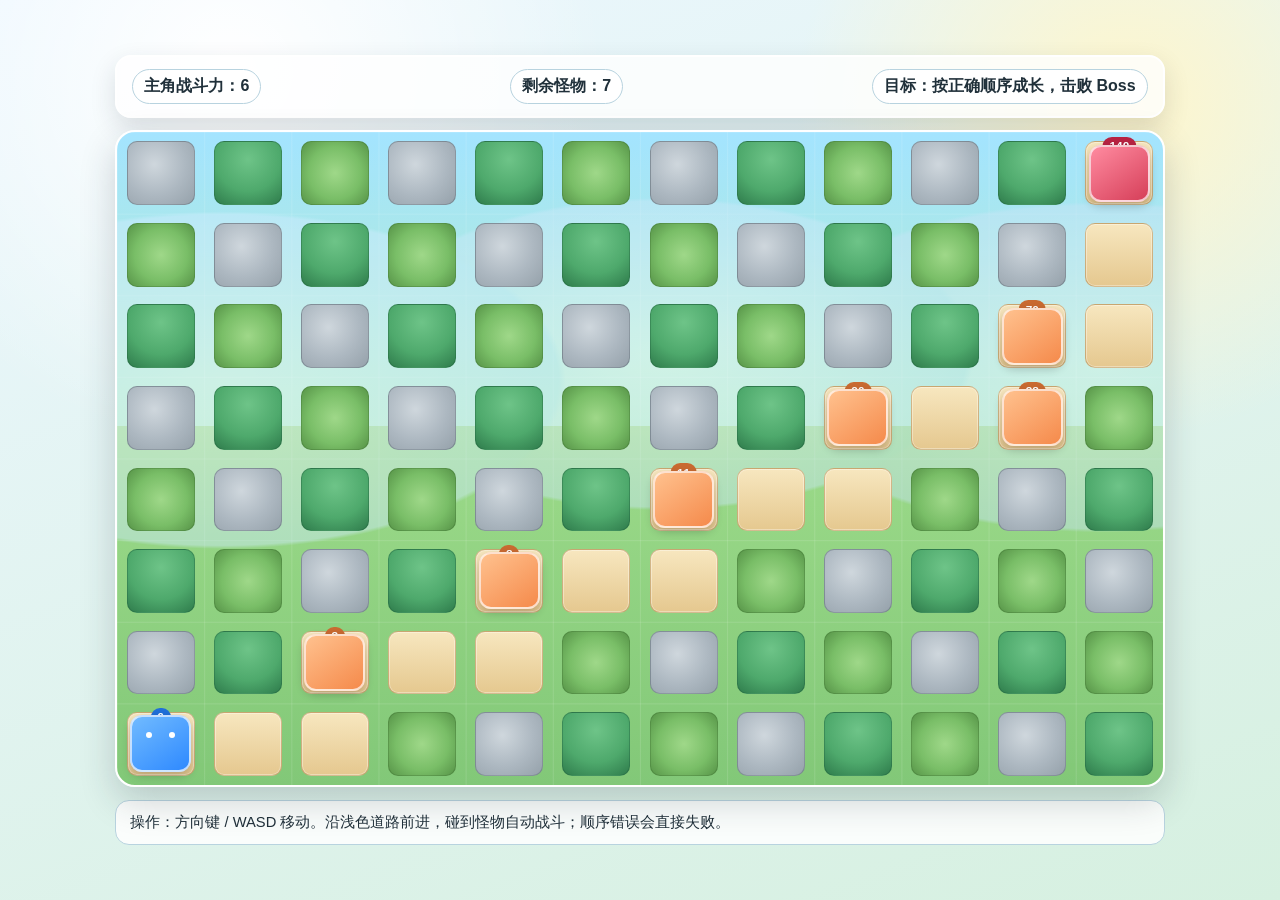
<file: happy-time.html>
<!doctype html>
<html lang="zh-CN">
  <head>
    <meta charset="UTF-8" />
    <meta name="viewport" content="width=device-width, initial-scale=1.0" />
    <title>Happy Time - 库拉岗日打怪地图</title>
    <style>
      :root {
        --bg1: #ecf7ff;
        --bg2: #d6f0e0;
        --ink: #20303a;
        --panel: #ffffffcc;
        --line: #b8d3df;
        --hero: #2e89ff;
        --mob: #f58a4b;
        --boss: #d63f59;
      }

      * {
        box-sizing: border-box;
      }

      body {
        margin: 0;
        min-height: 100vh;
        font-family: "Trebuchet MS", "PingFang SC", "Microsoft YaHei", sans-serif;
        color: var(--ink);
        background:
          radial-gradient(circle at 18% 8%, #ffffff 0%, transparent 28%),
          radial-gradient(circle at 88% 12%, #fff6cc 0%, transparent 24%),
          linear-gradient(160deg, var(--bg1) 0%, var(--bg2) 100%);
        display: grid;
        place-items: center;
        padding: 1rem;
      }

      .game-wrap {
        width: min(1050px, 96vw);
        display: grid;
        gap: 0.8rem;
      }

      .hud {
        display: flex;
        flex-wrap: wrap;
        gap: 0.7rem;
        align-items: center;
        justify-content: space-between;
        background: var(--panel);
        border: 2px solid #fff;
        box-shadow: 0 10px 26px rgba(28, 44, 54, 0.14);
        border-radius: 16px;
        padding: 0.75rem 0.95rem;
      }

      .chip {
        padding: 0.35rem 0.7rem;
        border-radius: 999px;
        border: 1px solid var(--line);
        background: #fff;
        font-weight: 700;
      }

      .stage {
        position: relative;
        width: 100%;
        aspect-ratio: 16 / 10;
        min-height: 420px;
        border-radius: 20px;
        overflow: hidden;
        border: 2px solid #fff;
        box-shadow: 0 14px 36px rgba(29, 39, 49, 0.2);
        background:
          linear-gradient(180deg, #a4e4ff 0%, #b4edc8 45%, #9ddb8a 45%, #82c878 100%);
      }

      .terrain {
        position: absolute;
        inset: 0;
        z-index: 2;
        pointer-events: none;
      }

      .tile {
        position: absolute;
        width: calc(100% / 12);
        height: calc(100% / 8);
        left: calc(var(--x) * (100% / 12));
        top: calc(var(--y) * (100% / 8));
      }

      .tile::before {
        content: "";
        position: absolute;
        inset: 11%;
        border-radius: 10px;
      }

      .tile.road::before {
        background: linear-gradient(180deg, #f7e7bf 0%, #e5c88f 100%);
        border: 1px solid rgba(146, 103, 55, 0.35);
        box-shadow: inset 0 0 0 1px rgba(255, 255, 255, 0.35);
      }

      .tile.block.rock::before {
        background:
          radial-gradient(circle at 40% 36%, #cfd7dd 0%, #adb8c1 55%, #95a1aa 100%);
        border: 1px solid rgba(76, 90, 101, 0.38);
      }

      .tile.block.tree::before {
        background:
          radial-gradient(circle at 50% 28%, #6ec488 0%, #4ea96c 58%, #2f7c4c 100%);
        border: 1px solid rgba(29, 94, 59, 0.38);
      }

      .tile.block.bush::before {
        background:
          radial-gradient(circle at 50% 50%, #9fd889 0%, #79be67 58%, #579448 100%);
        border: 1px solid rgba(57, 105, 46, 0.34);
      }

      .stage::before {
        content: "";
        position: absolute;
        inset: 0;
        pointer-events: none;
        background-image:
          linear-gradient(rgba(255, 255, 255, 0.12) 1px, transparent 1px),
          linear-gradient(90deg, rgba(255, 255, 255, 0.12) 1px, transparent 1px);
        background-size: calc(100% / 12) calc(100% / 8);
      }

      .mountains {
        position: absolute;
        inset: 0;
        pointer-events: none;
        z-index: 1;
        opacity: 0.45;
        background:
          radial-gradient(70% 55% at 10% 38%, #eef8ff 0%, #d0ecff 46%, transparent 47%),
          radial-gradient(65% 52% at 52% 34%, #f6fcff 0%, #cbe8f9 45%, transparent 46%),
          radial-gradient(72% 55% at 94% 36%, #eef8ff 0%, #c8e4f6 45%, transparent 46%);
      }

      .entity {
        position: absolute;
        width: calc(100% / 12);
        height: calc(100% / 8);
        left: calc(var(--x) * (100% / 12));
        top: calc(var(--y) * (100% / 8));
        transition: left 120ms linear, top 120ms linear, transform 140ms ease;
        display: grid;
        place-items: center;
        z-index: 5;
      }

      .entity .power {
        position: absolute;
        top: 6%;
        left: 50%;
        transform: translateX(-50%);
        padding: 0.13rem 0.42rem;
        font-size: 0.74rem;
        border-radius: 999px;
        color: #fff;
        white-space: nowrap;
        font-weight: 800;
        text-shadow: 0 1px 0 rgba(0, 0, 0, 0.2);
      }

      .entity .sprite {
        width: 70%;
        height: 70%;
        border-radius: 12px;
        border: 2px solid #ffffffb0;
        box-shadow: 0 4px 10px rgba(0, 0, 0, 0.2);
        position: relative;
      }

      .hero .sprite {
        background: linear-gradient(145deg, #71bbff 0%, var(--hero) 100%);
      }

      .hero .sprite::before,
      .hero .sprite::after {
        content: "";
        position: absolute;
        top: 28%;
        width: 6px;
        height: 6px;
        background: #fff;
        border-radius: 50%;
      }

      .hero .sprite::before {
        left: 24%;
      }

      .hero .sprite::after {
        right: 24%;
      }

      .monster .sprite {
        background: linear-gradient(145deg, #ffc18e 0%, var(--mob) 100%);
      }

      .boss .sprite {
        background: linear-gradient(145deg, #ff8ba0 0%, var(--boss) 100%);
      }

      .hero .power {
        background: #1f6ed9;
      }

      .monster .power {
        background: #c96a31;
      }

      .boss .power {
        background: #b72342;
      }

      .entity.dead {
        opacity: 0;
        transform: scale(0.2);
        transition: transform 240ms ease, opacity 240ms ease;
        pointer-events: none;
      }

      .overlay {
        position: absolute;
        inset: 0;
        display: none;
        place-items: center;
        background: rgba(15, 20, 26, 0.62);
        z-index: 15;
      }

      .overlay.show {
        display: grid;
      }

      .panel {
        width: min(520px, 92%);
        border-radius: 16px;
        border: 2px solid #fff;
        background: #fff9f0;
        padding: 1rem;
        text-align: center;
        box-shadow: 0 10px 30px rgba(0, 0, 0, 0.25);
      }

      .panel h2 {
        margin: 0 0 0.5rem;
      }

      .panel p {
        margin: 0.3rem 0;
      }

      .btn {
        margin-top: 0.6rem;
        border: 0;
        border-radius: 999px;
        padding: 0.5rem 1rem;
        font-weight: 700;
        color: #fff;
        background: linear-gradient(130deg, #f28a4a 0%, #dd6030 100%);
        cursor: pointer;
      }

      .hint {
        background: #ffffffde;
        border: 1px solid var(--line);
        border-radius: 14px;
        padding: 0.75rem 0.9rem;
        font-size: 0.92rem;
      }

      @media (max-width: 720px) {
        .stage {
          min-height: 360px;
        }

        .entity .sprite {
          width: 74%;
          height: 74%;
        }
      }
    </style>
  </head>
  <body>
    <main class="game-wrap">
      <section class="hud">
        <span class="chip">主角战斗力：<strong id="heroPowerText">6</strong></span>
        <span class="chip">剩余怪物：<strong id="leftCount"></strong></span>
        <span class="chip">目标：按正确顺序成长，击败 Boss</span>
      </section>

      <section class="stage" id="stage">
        <div class="mountains" aria-hidden="true"></div>
        <div class="terrain" id="terrain" aria-hidden="true"></div>

        <div class="entity hero" id="hero" style="--x: 0; --y: 0;">
          <span class="power" id="heroPowerLabel">6</span>
          <div class="sprite" aria-label="hero"></div>
        </div>

        <div class="overlay" id="overlay">
          <div class="panel">
            <h2 id="resultTitle"></h2>
            <p id="resultText"></p>
            <button class="btn" id="restartBtn">重新开始</button>
          </div>
        </div>
      </section>

      <section class="hint" id="log">操作：方向键 / WASD 移动。沿浅色道路前进，碰到怪物会自动战斗（主角战斗力 >= 怪物战斗力则胜利并吸收战斗力）。</section>
    </main>

    <script>
      const COLS = 12;
      const ROWS = 8;
      const stage = document.getElementById("stage");
      const terrain = document.getElementById("terrain");
      const heroEl = document.getElementById("hero");
      const heroPowerText = document.getElementById("heroPowerText");
      const heroPowerLabel = document.getElementById("heroPowerLabel");
      const leftCount = document.getElementById("leftCount");
      const log = document.getElementById("log");
      const overlay = document.getElementById("overlay");
      const resultTitle = document.getElementById("resultTitle");
      const resultText = document.getElementById("resultText");
      const restartBtn = document.getElementById("restartBtn");

      const initialHero = { x: 0, y: 7, power: 6 };
      const roadPath = [
        [0, 7], [1, 7], [2, 7], [2, 6], [3, 6], [4, 6], [4, 5],
        [5, 5], [6, 5], [6, 4], [7, 4], [8, 4], [8, 3], [9, 3],
        [10, 3], [10, 2], [11, 2], [11, 1], [11, 0],
      ];
      const passable = new Set(roadPath.map(([x, y]) => `${x},${y}`));
      const initialMonsters = [
        { id: "m1", name: "雪原史莱姆", x: 2, y: 6, power: 3, boss: false },
        { id: "m2", name: "风牙蝙蝠", x: 4, y: 5, power: 8, boss: false },
        { id: "m3", name: "冰甲狼", x: 6, y: 4, power: 11, boss: false },
        { id: "m4", name: "山谷兽人", x: 8, y: 3, power: 20, boss: false },
        { id: "m5", name: "石脊傀儡", x: 10, y: 3, power: 38, boss: false },
        { id: "m6", name: "雪峰幼龙", x: 10, y: 2, power: 70, boss: false },
        { id: "boss", name: "库拉岗日 Boss", x: 11, y: 0, power: 140, boss: true },
      ];

      let hero = { ...initialHero };
      let monsters = initialMonsters.map((m) => ({ ...m }));
      let lock = false;
      const monsterElements = new Map();

      function gridKey(x, y) {
        return `${x},${y}`;
      }

      function renderTerrain() {
        terrain.innerHTML = "";
        for (let y = 0; y < ROWS; y += 1) {
          for (let x = 0; x < COLS; x += 1) {
            const tile = document.createElement("div");
            tile.className = "tile";
            tile.style.setProperty("--x", String(x));
            tile.style.setProperty("--y", String(y));
            if (passable.has(gridKey(x, y))) {
              tile.classList.add("road");
            } else {
              const kinds = ["rock", "tree", "bush"];
              const idx = (x * 7 + y * 11) % kinds.length;
              tile.classList.add("block", kinds[idx]);
            }
            terrain.appendChild(tile);
          }
        }
      }

      function syncHero() {
        heroEl.style.setProperty("--x", String(hero.x));
        heroEl.style.setProperty("--y", String(hero.y));
        heroPowerText.textContent = String(hero.power);
        heroPowerLabel.textContent = String(hero.power);
      }

      function setLeftCount() {
        leftCount.textContent = String(monsters.length);
      }

      function createMonsters() {
        monsterElements.forEach((el) => el.remove());
        monsterElements.clear();

        monsters.forEach((m) => {
          const wrap = document.createElement("div");
          wrap.className = `entity ${m.boss ? "boss" : "monster"}`;
          wrap.dataset.id = m.id;
          wrap.style.setProperty("--x", String(m.x));
          wrap.style.setProperty("--y", String(m.y));

          const power = document.createElement("span");
          power.className = "power";
          power.textContent = String(m.power);

          const sprite = document.createElement("div");
          sprite.className = "sprite";
          sprite.setAttribute("aria-label", m.name);

          wrap.append(power, sprite);
          stage.appendChild(wrap);
          monsterElements.set(m.id, wrap);
        });
      }

      function showResult(title, text) {
        lock = true;
        resultTitle.textContent = title;
        resultText.textContent = text;
        overlay.classList.add("show");
      }

      function battle(monster) {
        if (hero.power >= monster.power) {
          hero.power += monster.power;
          const el = monsterElements.get(monster.id);
          if (el) {
            el.classList.add("dead");
            setTimeout(() => el.remove(), 240);
          }
          monsters = monsters.filter((m) => m.id !== monster.id);
          syncHero();
          setLeftCount();
          log.textContent = `你击败了 ${monster.name}（${monster.power}），主角战斗力提升到 ${hero.power}。`;

          if (monster.boss) {
            showResult("通关胜利", `你成功击败 ${monster.name}！最终战斗力 ${hero.power}。`);
          }
          return;
        }

        log.textContent = `你挑战了 ${monster.name}（${monster.power}），但主角战斗力只有 ${hero.power}。`;
        showResult("游戏失败", "战斗力不足，路线顺序错了。请重新规划击怪顺序。\n正确成长链：3 -> 8 -> 11 -> 20 -> 38 -> 70 -> 140");
      }

      function tryFight() {
        const hit = monsters.find((m) => m.x === hero.x && m.y === hero.y);
        if (hit) battle(hit);
      }

      function move(dx, dy) {
        if (lock) return;
        const nx = hero.x + dx;
        const ny = hero.y + dy;
        if (nx < 0 || ny < 0 || nx >= COLS || ny >= ROWS) return;
        if (!passable.has(gridKey(nx, ny))) {
          log.textContent = "前方是障碍地形，沿着浅色道路前进。";
          return;
        }
        hero.x = nx;
        hero.y = ny;
        syncHero();
        tryFight();
      }

      function onKey(e) {
        const key = e.key.toLowerCase();
        if (["arrowup", "arrowdown", "arrowleft", "arrowright", "w", "a", "s", "d"].includes(key)) {
          e.preventDefault();
        }

        if (key === "arrowup" || key === "w") move(0, -1);
        if (key === "arrowdown" || key === "s") move(0, 1);
        if (key === "arrowleft" || key === "a") move(-1, 0);
        if (key === "arrowright" || key === "d") move(1, 0);
      }

      function resetGame() {
        overlay.classList.remove("show");
        hero = { ...initialHero };
        monsters = initialMonsters.map((m) => ({ ...m }));
        lock = false;
        renderTerrain();
        createMonsters();
        syncHero();
        setLeftCount();
        log.textContent = "操作：方向键 / WASD 移动。沿浅色道路前进，碰到怪物自动战斗；顺序错误会直接失败。";
      }

      document.addEventListener("keydown", onKey);
      restartBtn.addEventListener("click", resetGame);

      resetGame();
    </script>
  </body>
</html>
</file>
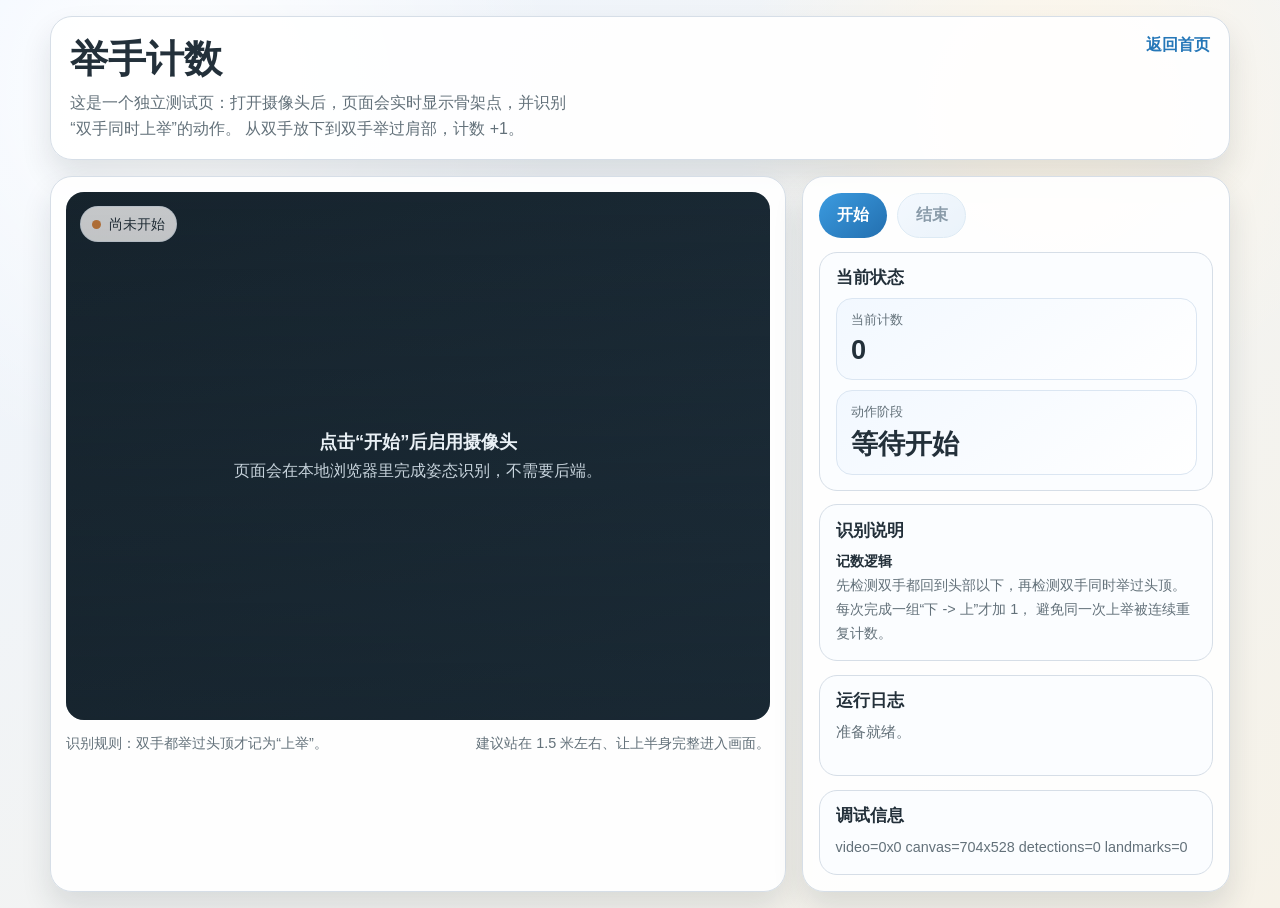
<file: pose-counter.html>
<!doctype html>
<html lang="zh-CN">
  <head>
    <meta charset="UTF-8" />
    <meta name="viewport" content="width=device-width, initial-scale=1.0" />
    <title>举手计数</title>
    <style>
      :root {
        --bg-a: #eef5ff;
        --bg-b: #f6f2e8;
        --ink: #23303a;
        --muted: #63717a;
        --line: #d6dee7;
        --panel: rgba(255, 255, 255, 0.92);
        --accent: #2577b8;
        --accent-2: #49aa6f;
        --warn: #ce7f3c;
        --danger: #c15353;
      }

      * {
        box-sizing: border-box;
      }

      html {
        -webkit-text-size-adjust: 100%;
        text-size-adjust: 100%;
      }

      body {
        margin: 0;
        min-height: 100vh;
        padding: 1rem;
        font-family: "Trebuchet MS", "PingFang SC", "Microsoft YaHei", sans-serif;
        color: var(--ink);
        background:
          radial-gradient(circle at 14% 10%, #ffffff 0%, transparent 28%),
          radial-gradient(circle at 82% 12%, #fff7e8 0%, transparent 24%),
          linear-gradient(145deg, var(--bg-a) 0%, var(--bg-b) 100%);
      }

      .shell {
        width: min(1180px, 100%);
        margin: 0 auto;
        display: grid;
        gap: 1rem;
      }

      .hero {
        display: flex;
        justify-content: space-between;
        align-items: flex-start;
        gap: 1rem;
        padding: 1.1rem 1.2rem;
        border: 1px solid var(--line);
        border-radius: 22px;
        background: var(--panel);
        box-shadow: 0 16px 30px rgba(27, 40, 51, 0.12);
      }

      .hero h1 {
        margin: 0 0 0.35rem;
        font-size: clamp(1.5rem, 3vw, 2.35rem);
      }

      .hero p {
        margin: 0;
        color: var(--muted);
        max-width: 58ch;
        line-height: 1.6;
      }

      .back {
        color: var(--accent);
        text-decoration: none;
        font-weight: 700;
        white-space: nowrap;
      }

      .layout {
        display: grid;
        grid-template-columns: minmax(0, 1.55fr) minmax(300px, 0.9fr);
        gap: 1rem;
      }

      .stage,
      .side {
        border: 1px solid var(--line);
        border-radius: 22px;
        background: var(--panel);
        box-shadow: 0 16px 30px rgba(27, 40, 51, 0.12);
      }

      .stage {
        padding: 0.95rem;
      }

      .camera {
        position: relative;
        border-radius: 18px;
        overflow: hidden;
        background: linear-gradient(160deg, #182630 0%, #243847 100%);
        aspect-ratio: 4 / 3;
      }

      video,
      canvas {
        position: absolute;
        inset: 0;
        width: 100%;
        height: 100%;
        object-fit: cover;
        transform: scaleX(-1);
      }

      video {
        z-index: 1;
      }

      canvas {
        z-index: 2;
        pointer-events: none;
      }

      .camera-idle {
        position: absolute;
        inset: 0;
        z-index: 4;
        display: grid;
        place-items: center;
        padding: 1rem;
        text-align: center;
        color: #e9f0f5;
        background: linear-gradient(180deg, rgba(13, 22, 28, 0.15) 0%, rgba(13, 22, 28, 0.46) 100%);
      }

      .camera-idle.hidden {
        display: none;
      }

      .camera-idle strong {
        display: block;
        font-size: 1.15rem;
        margin-bottom: 0.35rem;
      }

      .camera-idle span {
        color: #c7d3dc;
        line-height: 1.5;
      }

      .status-chip {
        position: absolute;
        left: 0.85rem;
        top: 0.85rem;
        z-index: 2;
        display: inline-flex;
        align-items: center;
        gap: 0.45rem;
        padding: 0.45rem 0.7rem;
        border-radius: 999px;
        font-size: 0.9rem;
        background: rgba(255, 255, 255, 0.9);
        color: var(--ink);
        border: 1px solid rgba(214, 222, 231, 0.92);
        backdrop-filter: blur(8px);
      }

      .status-dot {
        width: 9px;
        height: 9px;
        border-radius: 999px;
        background: var(--warn);
      }

      .status-chip.live .status-dot {
        background: var(--accent-2);
      }

      .status-chip.error .status-dot {
        background: var(--danger);
      }

      .camera-footer {
        display: flex;
        justify-content: space-between;
        gap: 0.8rem;
        flex-wrap: wrap;
        padding-top: 0.85rem;
      }

      .camera-footer span {
        color: var(--muted);
        font-size: 0.9rem;
      }

      .side {
        padding: 1rem;
        display: grid;
        gap: 0.85rem;
        align-content: start;
      }

      .toolbar {
        display: flex;
        gap: 0.65rem;
        flex-wrap: wrap;
      }

      button {
        border: 0;
        border-radius: 999px;
        padding: 0.7rem 1.1rem;
        font: inherit;
        cursor: pointer;
        color: #fff;
        font-weight: 700;
        background: linear-gradient(140deg, #3b9be0 0%, #236faf 100%);
      }

      button.secondary {
        color: #36546c;
        background: linear-gradient(140deg, #ecf5ff 0%, #ddebf8 100%);
        border: 1px solid #c6dced;
      }

      button:disabled {
        opacity: 0.58;
        cursor: not-allowed;
      }

      .panel {
        border: 1px solid var(--line);
        border-radius: 18px;
        padding: 0.9rem 0.95rem;
        background: #fbfdff;
      }

      .panel h2 {
        margin: 0 0 0.55rem;
        font-size: 1.04rem;
      }

      .stat-grid {
        display: grid;
        grid-template-columns: 1fr;
        gap: 0.65rem;
      }

      .stat {
        border-radius: 16px;
        padding: 0.8rem 0.9rem;
        background: linear-gradient(145deg, #f2f8ff 0%, #ffffff 100%);
        border: 1px solid #dbe6f2;
      }

      .stat-label {
        font-size: 0.8rem;
        color: var(--muted);
        margin-bottom: 0.3rem;
      }

      .stat-value {
        font-size: 1.7rem;
        font-weight: 700;
      }

      .mini {
        color: var(--muted);
        font-size: 0.9rem;
        line-height: 1.65;
      }

      .mini strong {
        color: var(--ink);
      }

      .log {
        min-height: 2.5rem;
        font-size: 0.92rem;
        color: var(--muted);
        line-height: 1.55;
      }

      .ok {
        color: #2c7e50;
      }

      .warn {
        color: #9a652f;
      }

      .err {
        color: #b94d4d;
      }

      @media (max-width: 920px) {
        .layout {
          grid-template-columns: 1fr;
        }

        .hero {
          flex-direction: column;
        }
      }

      @media (max-width: 680px) {
        body {
          padding: 0.7rem;
        }

        .hero,
        .stage,
        .side {
          border-radius: 18px;
        }

        .stage {
          padding: 0.72rem;
        }

        .side {
          padding: 0.85rem;
        }
      }
    </style>
  </head>
  <body>
    <main class="shell">
      <section class="hero">
        <div>
          <h1>举手计数</h1>
          <p>
            这是一个独立测试页：打开摄像头后，页面会实时显示骨架点，并识别“双手同时上举”的动作。
            从双手放下到双手举过肩部，计数 +1。
          </p>
        </div>
        <a class="back" href="./index.html">返回首页</a>
      </section>

      <section class="layout">
        <section class="stage">
          <div class="camera">
            <div class="status-chip" id="cameraStatusChip">
              <span class="status-dot" aria-hidden="true"></span>
              <span id="cameraStatus">尚未开始</span>
            </div>
            <video id="video" playsinline muted></video>
            <canvas id="overlay"></canvas>
            <div class="camera-idle" id="cameraIdle">
              <div>
                <strong>点击“开始”后启用摄像头</strong>
                <span>页面会在本地浏览器里完成姿态识别，不需要后端。</span>
              </div>
            </div>
          </div>
          <div class="camera-footer">
            <span>识别规则：双手都举过头顶才记为“上举”。</span>
            <span>建议站在 1.5 米左右、让上半身完整进入画面。</span>
          </div>
        </section>

        <aside class="side">
          <div class="toolbar">
            <button id="startBtn" type="button">开始</button>
            <button class="secondary" id="stopBtn" type="button" disabled>结束</button>
          </div>

          <section class="panel">
            <h2>当前状态</h2>
            <div class="stat-grid">
              <div class="stat">
                <div class="stat-label">当前计数</div>
                <div class="stat-value" id="countValue">0</div>
              </div>
              <div class="stat">
                <div class="stat-label">动作阶段</div>
                <div class="stat-value" id="stageValue">等待开始</div>
              </div>
            </div>
          </section>

          <section class="panel">
            <h2>识别说明</h2>
            <div class="mini">
              <strong>记数逻辑</strong><br />
              先检测双手都回到头部以下，再检测双手同时举过头顶。每次完成一组“下 -> 上”才加 1，
              避免同一次上举被连续重复计数。
            </div>
          </section>

          <section class="panel">
            <h2>运行日志</h2>
            <div class="log" id="logText">准备就绪。</div>
          </section>

          <section class="panel">
            <h2>调试信息</h2>
            <div class="mini" id="debugText">尚未开始。</div>
          </section>
        </aside>
      </section>
    </main>

    <script>
      const MODEL_PATH =
        "https://storage.googleapis.com/mediapipe-models/pose_landmarker/pose_landmarker_full/float16/1/pose_landmarker_full.task";
      const VISION_IMPORT_URLS = [
        "https://cdn.jsdelivr.net/npm/@mediapipe/tasks-vision/vision_bundle.mjs",
        "https://unpkg.com/@mediapipe/tasks-vision@0.10.21/vision_bundle.mjs",
      ];
      const WASM_ROOTS = [
        "https://cdn.jsdelivr.net/npm/@mediapipe/tasks-vision@latest/wasm",
        "https://unpkg.com/@mediapipe/tasks-vision@0.10.21/wasm",
      ];
      const LANDMARK = {
        NOSE: 0,
        LEFT_SHOULDER: 11,
        RIGHT_SHOULDER: 12,
        LEFT_ELBOW: 13,
        RIGHT_ELBOW: 14,
        LEFT_WRIST: 15,
        RIGHT_WRIST: 16,
        LEFT_HIP: 23,
        RIGHT_HIP: 24,
      };
      const SKELETON_CONNECTIONS = [
        [LANDMARK.LEFT_SHOULDER, LANDMARK.RIGHT_SHOULDER],
        [LANDMARK.LEFT_SHOULDER, LANDMARK.LEFT_ELBOW],
        [LANDMARK.LEFT_ELBOW, LANDMARK.LEFT_WRIST],
        [LANDMARK.RIGHT_SHOULDER, LANDMARK.RIGHT_ELBOW],
        [LANDMARK.RIGHT_ELBOW, LANDMARK.RIGHT_WRIST],
        [LANDMARK.LEFT_SHOULDER, LANDMARK.LEFT_HIP],
        [LANDMARK.RIGHT_SHOULDER, LANDMARK.RIGHT_HIP],
        [LANDMARK.LEFT_HIP, LANDMARK.RIGHT_HIP],
      ];
      const HIGHLIGHT_POINTS = [
        LANDMARK.NOSE,
        LANDMARK.LEFT_SHOULDER,
        LANDMARK.RIGHT_SHOULDER,
        LANDMARK.LEFT_ELBOW,
        LANDMARK.RIGHT_ELBOW,
        LANDMARK.LEFT_WRIST,
        LANDMARK.RIGHT_WRIST,
        LANDMARK.LEFT_HIP,
        LANDMARK.RIGHT_HIP,
      ];

      const video = document.getElementById("video");
      const canvas = document.getElementById("overlay");
      const ctx = canvas.getContext("2d");
      const cameraIdle = document.getElementById("cameraIdle");
      const cameraStatusChip = document.getElementById("cameraStatusChip");
      const cameraStatus = document.getElementById("cameraStatus");
      const countValue = document.getElementById("countValue");
      const stageValue = document.getElementById("stageValue");
      const logText = document.getElementById("logText");
      const debugText = document.getElementById("debugText");
      const startBtn = document.getElementById("startBtn");
      const stopBtn = document.getElementById("stopBtn");

      let poseLandmarker = null;
      let stream = null;
      let isRunning = false;
      let rafId = 0;
      let lastVideoTime = -1;
      let count = 0;
      let stage = "idle";
      let readyDown = false;
      let upStableFrames = 0;
      let downStableFrames = 0;
      let lastRepAt = 0;
      let detectionFrameCount = 0;
      let lastLandmarkCount = 0;
      let visionApi = null;

      function setLog(text, tone = "") {
        logText.textContent = text;
        logText.className = `log ${tone}`.trim();
      }

      function setCameraStatus(text, tone = "") {
        cameraStatus.textContent = text;
        cameraStatusChip.className = `status-chip ${tone}`.trim();
      }

      function updateCount(nextCount) {
        count = nextCount;
        countValue.textContent = String(count);
      }

      function updateStage(label) {
        stageValue.textContent = label;
      }

      function setDebug(text) {
        debugText.textContent = text;
      }

      function resizeCanvas() {
        const width = video.videoWidth || video.clientWidth || 640;
        const height = video.videoHeight || video.clientHeight || 480;
        if (canvas.width !== width || canvas.height !== height) {
          canvas.width = width;
          canvas.height = height;
        }
        setDebug(
          `video=${video.videoWidth || 0}x${video.videoHeight || 0} canvas=${canvas.width}x${canvas.height} detections=${detectionFrameCount} landmarks=${lastLandmarkCount}`
        );
      }

      function landmarkVisible(point) {
        return point && (point.visibility == null || point.visibility > 0.55);
      }

      function bothHandsRaised(landmarks) {
        const leftWrist = landmarks[LANDMARK.LEFT_WRIST];
        const rightWrist = landmarks[LANDMARK.RIGHT_WRIST];
        const nose = landmarks[LANDMARK.NOSE];

        if (![leftWrist, rightWrist, nose].every(landmarkVisible)) {
          return false;
        }

        const leftRaised = leftWrist.y < nose.y - 0.03;
        const rightRaised = rightWrist.y < nose.y - 0.03;
        return leftRaised && rightRaised;
      }

      function bothHandsDown(landmarks) {
        const leftWrist = landmarks[LANDMARK.LEFT_WRIST];
        const rightWrist = landmarks[LANDMARK.RIGHT_WRIST];
        const nose = landmarks[LANDMARK.NOSE];

        if (![leftWrist, rightWrist, nose].every(landmarkVisible)) {
          return false;
        }

        const leftDown = leftWrist.y > nose.y + 0.04;
        const rightDown = rightWrist.y > nose.y + 0.04;
        return leftDown && rightDown;
      }

      function resetSession() {
        updateCount(0);
        readyDown = false;
        upStableFrames = 0;
        downStableFrames = 0;
        lastRepAt = 0;
        stage = "idle";
        updateStage("准备中");
      }

      async function importVisionApi() {
        if (visionApi) return visionApi;
        let lastError = null;
        for (const url of VISION_IMPORT_URLS) {
          try {
            visionApi = await import(url);
            return visionApi;
          } catch (error) {
            lastError = error;
            console.warn("MediaPipe 依赖加载失败:", url, error);
          }
        }
        throw lastError || new Error("MediaPipe 依赖加载失败");
      }

      function drawLandmarks(landmarks) {
        ctx.clearRect(0, 0, canvas.width, canvas.height);
        if (!landmarks || !landmarks.length) {
          lastLandmarkCount = 0;
          setDebug(
            `video=${video.videoWidth || 0}x${video.videoHeight || 0} canvas=${canvas.width}x${canvas.height} detections=${detectionFrameCount} landmarks=${lastLandmarkCount}`
          );
          return;
        }

        lastLandmarkCount = landmarks.length;
        ctx.save();
        ctx.lineCap = "round";
        ctx.lineJoin = "round";
        setDebug(
          `video=${video.videoWidth || 0}x${video.videoHeight || 0} canvas=${canvas.width}x${canvas.height} detections=${detectionFrameCount} landmarks=${lastLandmarkCount}`
        );

        for (const [fromIndex, toIndex] of SKELETON_CONNECTIONS) {
          const from = landmarks[fromIndex];
          const to = landmarks[toIndex];
          if (!landmarkVisible(from) || !landmarkVisible(to)) continue;

          ctx.beginPath();
          ctx.strokeStyle = "rgba(127, 196, 255, 0.95)";
          ctx.lineWidth = 4;
          ctx.moveTo(from.x * canvas.width, from.y * canvas.height);
          ctx.lineTo(to.x * canvas.width, to.y * canvas.height);
          ctx.stroke();
        }

        for (const index of HIGHLIGHT_POINTS) {
          const point = landmarks[index];
          if (!landmarkVisible(point)) continue;

          const x = point.x * canvas.width;
          const y = point.y * canvas.height;

          ctx.beginPath();
          ctx.fillStyle = "#2e8dd8";
          ctx.arc(x, y, 6, 0, Math.PI * 2);
          ctx.fill();

          ctx.beginPath();
          ctx.strokeStyle = "#f7fbff";
          ctx.lineWidth = 2;
          ctx.arc(x, y, 6, 0, Math.PI * 2);
          ctx.stroke();
        }

        ctx.fillStyle = "#fff06a";
        ctx.font = "700 18px sans-serif";
        ctx.fillText(`骨架点: ${landmarks.length}`, 16, 30);

        ctx.restore();
      }

      function processPoseLandmarks(landmarks) {
        drawLandmarks(landmarks);
        if (!landmarks || !landmarks.length) {
          upStableFrames = 0;
          downStableFrames = 0;
          if (stage !== "searching") {
            stage = "searching";
            updateStage("未识别到人");
            setLog("请站到镜头里，让上半身完整出现在画面中。", "warn");
          }
          return;
        }

        detectionFrameCount += 1;
        const raised = bothHandsRaised(landmarks);
        const lowered = bothHandsDown(landmarks);

        upStableFrames = raised ? upStableFrames + 1 : 0;
        downStableFrames = lowered ? downStableFrames + 1 : 0;

        if (downStableFrames >= 3) {
          readyDown = true;
          if (stage !== "armed") {
            stage = "armed";
            updateStage("准备完成");
            setLog("已检测到双手回到头部以下，下一次双手举过头顶会计数。", "ok");
          }
        }

        if (readyDown && upStableFrames >= 3) {
          const now = performance.now();
          if (now - lastRepAt > 700) {
            updateCount(count + 1);
            lastRepAt = now;
            readyDown = false;
            stage = "up";
            updateStage("上举完成");
            setLog(`识别成功，当前计数 ${count}。`, "ok");
          }
        } else if (raised && !readyDown && stage !== "hold") {
          stage = "hold";
          updateStage("保持上举");
        } else if (!raised && !lowered && stage !== "moving") {
          stage = "moving";
          updateStage("动作中");
        }
      }

      async function ensurePoseRunner() {
        if (poseLandmarker) return;
        setLog("正在加载姿态识别模型...", "warn");
        const visionApiModule = await importVisionApi();
        const { FilesetResolver, PoseLandmarker } = visionApiModule;

        let lastError = null;
        for (const wasmRoot of WASM_ROOTS) {
          try {
            const vision = await FilesetResolver.forVisionTasks(wasmRoot);
            poseLandmarker = await PoseLandmarker.createFromOptions(vision, {
              baseOptions: {
                modelAssetPath: MODEL_PATH,
              },
              runningMode: "VIDEO",
              numPoses: 1,
              minPoseDetectionConfidence: 0.35,
              minPosePresenceConfidence: 0.35,
              minTrackingConfidence: 0.35,
            });
            return;
          } catch (error) {
            lastError = error;
            console.warn("MediaPipe WASM 初始化失败:", wasmRoot, error);
          }
        }

        throw lastError || new Error("姿态识别模型初始化失败");
      }

      async function startCamera() {
        if (isRunning) return;
        if (!navigator.mediaDevices || typeof navigator.mediaDevices.getUserMedia !== "function") {
          setLog("当前浏览器不支持摄像头调用。", "err");
          setCameraStatus("浏览器不支持", "error");
          return;
        }

        startBtn.disabled = true;
        try {
          await ensurePoseRunner();
          stream = await navigator.mediaDevices.getUserMedia({
            video: {
              facingMode: "user",
              width: { ideal: 1280 },
              height: { ideal: 720 },
            },
            audio: false,
          });
          video.srcObject = stream;
          await video.play();
          resizeCanvas();
          resetSession();
          isRunning = true;
          lastVideoTime = -1;
          detectionFrameCount = 0;
          lastLandmarkCount = 0;
          cameraIdle.classList.add("hidden");
          setCameraStatus("识别中", "live");
          setLog("摄像头已启动。双手先回到头部以下，再一起举过头顶。", "ok");
          setDebug("摄像头已启动，等待第一帧识别结果...");
          stopBtn.disabled = false;
          loop();
        } catch (error) {
          console.error(error);
          setCameraStatus("启动失败", "error");
          setLog(`无法启动摄像头或模型：${error.message || error}`, "err");
          stopCamera();
        } finally {
          startBtn.disabled = false;
        }
      }

      function stopTracks() {
        if (stream) {
          stream.getTracks().forEach((track) => track.stop());
          stream = null;
        }
      }

      function stopCamera() {
        isRunning = false;
        if (rafId) {
          cancelAnimationFrame(rafId);
          rafId = 0;
        }
        stopTracks();
        video.pause();
        video.srcObject = null;
        ctx.clearRect(0, 0, canvas.width, canvas.height);
        lastLandmarkCount = 0;
        cameraIdle.classList.remove("hidden");
        setCameraStatus("尚未开始");
        setLog("已结束。你可以再次点击“开始”重新计数。");
        updateStage("等待开始");
        setDebug("尚未开始。");
        stopBtn.disabled = true;
      }

      function loop() {
        if (!isRunning) return;
        resizeCanvas();

        if (video.readyState >= 2 && video.currentTime !== lastVideoTime) {
          try {
            const result = poseLandmarker.detectForVideo(video, performance.now());
            const landmarks = result && result.landmarks && result.landmarks[0] ? result.landmarks[0] : null;
            processPoseLandmarks(landmarks);
            lastVideoTime = video.currentTime;
          } catch (error) {
            console.error(error);
            setLog(`骨架识别失败：${error.message || error}`, "err");
            setCameraStatus("识别异常", "error");
          }
        }

        rafId = requestAnimationFrame(loop);
      }

      startBtn.addEventListener("click", startCamera);
      stopBtn.addEventListener("click", stopCamera);

      window.addEventListener("resize", resizeCanvas);
      window.addEventListener("beforeunload", stopTracks);
    </script>
  </body>
</html>
</file>
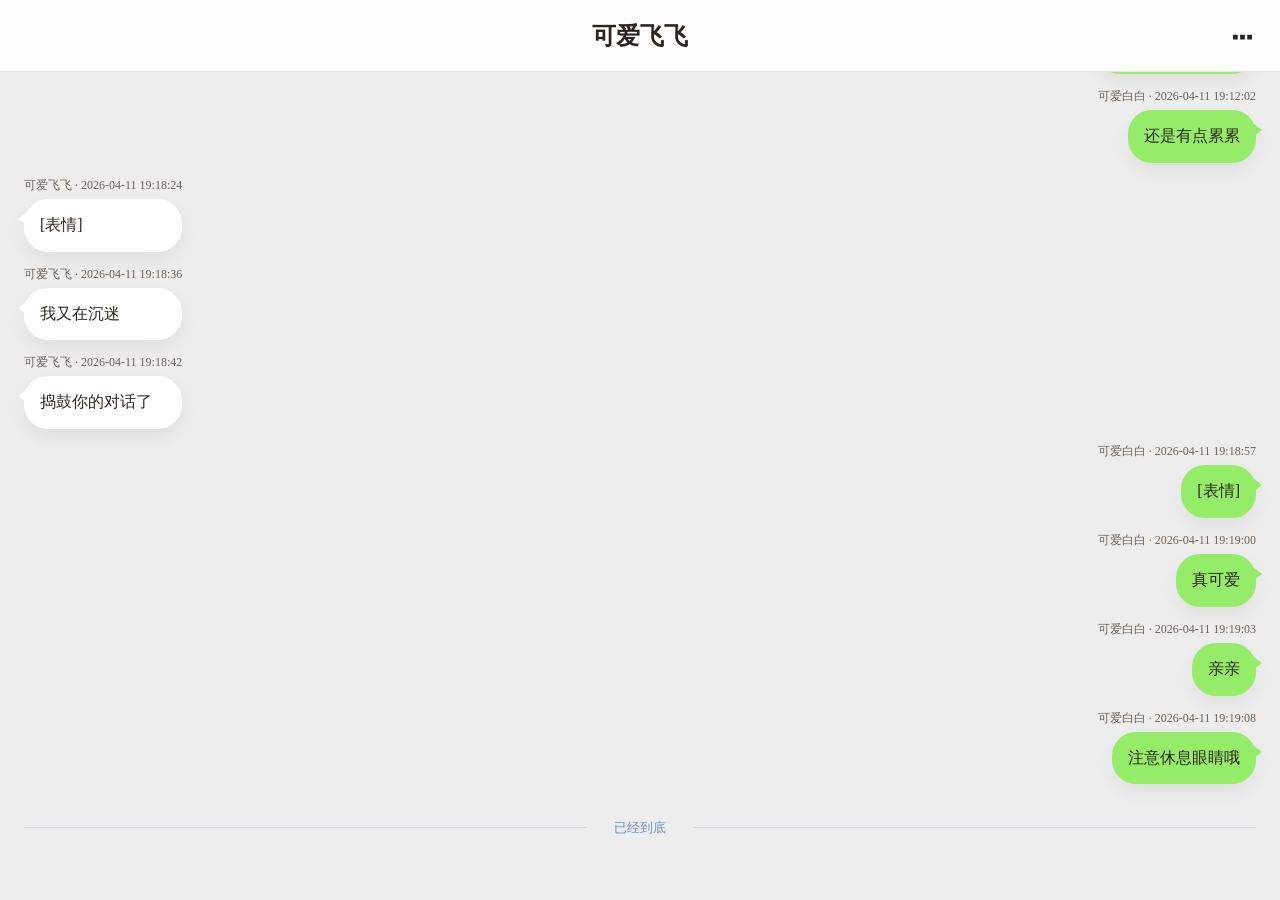
<file: 聊天记录.html>
<!DOCTYPE html>
<html lang="zh-CN">
<head>
  <meta charset="UTF-8">
  <meta name="viewport" content="width=device-width, initial-scale=1.0">
  <title>白白 & 飞飞</title>
  <link rel="stylesheet" href="viewer.css">
</head>
<body>
  <div class="app-shell">
    <main class="main-pane">
      <header class="topbar">
        <div class="topbar-spacer" aria-hidden="true"></div>
        <div class="topbar-title">可爱飞飞</div>
        <button id="controlToggle" class="control-toggle" type="button" aria-label="打开功能面板">⋯</button>
      </header>

      <div id="timelineWrapper" class="timeline-wrapper">
        <div id="timeline" class="timeline"></div>
      </div>
    </main>
  </div>

  <aside id="controlPanel" class="control-panel hidden">
    <div class="control-hero">
      <div class="eyebrow">WeChat Archive</div>
      <h1 id="chatTitle">白白 & 飞飞</h1>
      <p id="chatStats" class="muted"></p>
    </div>

    <section class="control-section">
      <label class="field-label" for="searchInput">文本搜索</label>
      <input id="searchInput" type="search" placeholder="输入关键词，搜索正文内容">
      <div id="searchResults" class="search-results"></div>
    </section>

    <section class="control-section">
      <label class="field-label" for="jumpDate">日期跳转</label>
      <div class="button-row">
        <input id="jumpDate" type="date">
        <button id="jumpDateBtn" type="button">跳转</button>
      </div>
    </section>

    <section class="control-section">
      <label class="field-label" for="typePicker">类型浏览</label>
      <select id="typePicker">
        <option value="">全部</option>
        <option value="text">文本</option>
        <option value="image">图片</option>
        <option value="voice">语音</option>
        <option value="video">视频</option>
      </select>
      <div id="typeSummary" class="muted small"></div>
    </section>
  </aside>

  <div id="panelBackdrop" class="panel-backdrop hidden"></div>

  <div id="lightbox" class="lightbox hidden">
    <button id="lightboxClose" class="lightbox-close" type="button">关闭</button>
    <div id="lightboxBody" class="lightbox-body"></div>
  </div>

  <script src="./vendor/supabase-2.99.3.min.js"></script>
  <script>
    window.__CHAT_VIEWER_SUPABASE__ = {
      url: "https://hdzeqsijrntnbdqdqyai.supabase.co",
      key: "eyJhbGciOiJIUzI1NiIsInR5cCI6IkpXVCJ9.eyJpc3MiOiJzdXBhYmFzZSIsInJlZiI6ImhkemVxc2lqcm50bmJkcWRxeWFpIiwicm9sZSI6ImFub24iLCJpYXQiOjE3NzIzNjUyMzMsImV4cCI6MjA4Nzk0MTIzM30.4Cd4h4XEdDZUvpQU6rlM08cEU8cZ5wqW3J_oYfxJVqk",
    };
  </script>
  <script src="viewer-data/meta.js"></script>
  <script src="viewer.js"></script>
</body>
</html>
</file>
<file: viewer.css>
:root {
  color-scheme: light;
  --bg: #ededed;
  --paper: rgba(255, 255, 255, 0.92);
  --paper-strong: #ffffff;
  --ink: #2d241f;
  --ink-soft: #6e6259;
  --line: rgba(88, 66, 50, 0.14);
  --accent: #c95f37;
  --accent-soft: rgba(201, 95, 55, 0.12);
  --me: #95ec69;
  --other: #ffffff;
  --system: #ece4db;
  --shadow: 0 8px 18px rgba(0, 0, 0, 0.06);
  --radius: 22px;
  --sidebar-width: 360px;
  font-family: "Iowan Old Style", "Palatino Linotype", "Noto Serif SC", serif;
}

* {
  box-sizing: border-box;
}

html, body {
  margin: 0;
  min-height: 100%;
  background: var(--bg);
  color: var(--ink);
}

body {
  min-height: 100vh;
  overflow: hidden;
}

.app-shell {
  display: block;
  height: 100dvh;
  min-height: 100dvh;
}

.eyebrow {
  font-size: 12px;
  letter-spacing: 0.16em;
  text-transform: uppercase;
  color: var(--ink-soft);
  margin-bottom: 10px;
}

h1 {
  margin: 0 0 10px;
  font-size: 28px;
  line-height: 1.15;
}

.muted {
  color: var(--ink-soft);
}

.small {
  font-size: 13px;
}

.field-label {
  display: block;
  margin-bottom: 10px;
  font-size: 13px;
  font-weight: 700;
  color: var(--ink-soft);
}

input[type="search"],
input[type="date"],
select,
button {
  font: inherit;
}

input[type="search"],
input[type="date"],
select {
  width: 100%;
  padding: 11px 12px;
  border-radius: 14px;
  border: 1px solid var(--line);
  background: rgba(255, 255, 255, 0.82);
  color: var(--ink);
}

.button-row {
  display: flex;
  gap: 10px;
}

.button-row {
  margin-top: 10px;
}

button {
  border: 0;
  border-radius: 999px;
  background: var(--accent);
  color: white;
  padding: 10px 14px;
  cursor: pointer;
  transition: transform 120ms ease, opacity 120ms ease;
}

button:hover {
  transform: translateY(-1px);
}

button.ghost {
  background: rgba(93, 71, 54, 0.12);
  color: var(--ink);
}

.main-pane {
  display: grid;
  grid-template-rows: auto 1fr;
  height: 100dvh;
  min-height: 100dvh;
}

.topbar {
  display: grid;
  grid-template-columns: 1fr auto 1fr;
  align-items: center;
  gap: 12px;
  min-height: 72px;
  padding: 10px 16px;
  border-bottom: 1px solid var(--line);
  background: rgba(255, 255, 255, 0.92);
  backdrop-filter: blur(14px);
  position: sticky;
  top: 0;
  z-index: 5;
}

.topbar-spacer {
  grid-column: 1;
  justify-self: start;
  width: 44px;
  height: 44px;
}

.topbar-title {
  justify-self: center;
  grid-column: 2;
  font-size: 24px;
  font-weight: 600;
  line-height: 1;
  color: var(--ink);
}

.timeline-wrapper {
  min-height: 0;
  overflow-y: auto;
  overscroll-behavior: contain;
  -webkit-overflow-scrolling: touch;
  padding: 28px 24px 48px;
}

.timeline {
  display: grid;
  gap: 14px;
  align-content: start;
}

.empty-state {
  justify-self: center;
  padding: 18px 22px;
  border-radius: 18px;
  background: rgba(255, 255, 255, 0.78);
  color: var(--ink-soft);
  box-shadow: var(--shadow);
}

.inline-loader {
  display: grid;
  grid-template-columns: 1fr auto 1fr;
  gap: 10px;
  align-items: center;
  margin: 10px 0 6px;
}

.inline-loader-line {
  height: 1px;
  background: rgba(66, 111, 184, 0.18);
}

.inline-loader-label {
  appearance: none;
  border: 0;
  background: transparent;
  color: #3f74c8;
  font-size: 13px;
  line-height: 1;
  padding: 10px 18px;
  min-height: 38px;
  display: inline-flex;
  align-items: center;
  justify-content: center;
  cursor: pointer;
  touch-action: manipulation;
}

.inline-loader.is-end .inline-loader-label {
  color: #6f8fc3;
  cursor: default;
}

.control-toggle {
  grid-column: 3;
  justify-self: end;
  padding: 0;
  border-radius: 0;
  background: transparent;
  color: var(--ink);
  box-shadow: none;
  font-size: 38px;
  line-height: 1;
  min-width: 44px;
  min-height: 44px;
  z-index: 25;
}

.control-toggle:hover {
  transform: none;
  opacity: 0.72;
}

.control-panel {
  position: fixed;
  top: 64px;
  right: 16px;
  width: min(360px, calc(100vw - 24px));
  max-height: calc(100vh - 88px);
  overflow-y: auto;
  z-index: 24;
  padding: 18px;
  border-radius: 26px;
  background: rgba(255, 250, 244, 0.96);
  border: 1px solid rgba(255, 255, 255, 0.7);
  box-shadow: var(--shadow);
  backdrop-filter: blur(18px);
}

.control-panel.hidden,
.panel-backdrop.hidden {
  display: none;
}

.panel-backdrop {
  position: fixed;
  inset: 0;
  background: rgba(28, 18, 11, 0.18);
  z-index: 23;
}

.control-hero {
  padding-bottom: 14px;
  margin-bottom: 14px;
  border-bottom: 1px solid var(--line);
}

.control-section + .control-section {
  margin-top: 14px;
  padding-top: 14px;
  border-top: 1px solid var(--line);
}

.search-results {
  margin-top: 10px;
  display: grid;
  gap: 8px;
  max-height: 34vh;
  overflow-y: auto;
}

.search-item {
  width: 100%;
  text-align: left;
  color: var(--ink);
  border: 1px solid var(--line);
  background: rgba(255, 255, 255, 0.88);
  border-radius: 16px;
  padding: 12px;
  cursor: pointer;
}

.search-item:hover {
  border-color: rgba(201, 95, 55, 0.34);
  background: rgba(255, 249, 244, 0.92);
}

.search-item .meta {
  font-size: 12px;
  color: var(--ink-soft);
  margin-bottom: 4px;
}

.search-item .body {
  font-size: 14px;
  line-height: 1.45;
  word-break: break-word;
  color: var(--ink);
}

.search-empty {
  padding: 10px 2px;
  font-size: 13px;
  color: var(--ink-soft);
}

.day-separator {
  justify-self: center;
  background: rgba(0, 0, 0, 0.08);
  color: rgba(0, 0, 0, 0.58);
  padding: 8px 12px;
  border-radius: 999px;
  font-size: 12px;
  letter-spacing: 0.02em;
}

.message-row {
  display: flex;
  flex-direction: column;
  max-width: min(78%, 780px);
  animation: rise-in 180ms ease;
}

.message-row.other {
  justify-self: start;
}

.message-row.me {
  justify-self: end;
  align-items: flex-end;
}

.message-row.system {
  justify-self: center;
  align-items: center;
  max-width: 80%;
}

.message-meta {
  margin-bottom: 5px;
  font-size: 12px;
  color: var(--ink-soft);
}

.bubble {
  background: var(--other);
  border-radius: 24px;
  padding: 14px 16px;
  box-shadow: var(--shadow);
  border: 0;
  line-height: 1.55;
  word-break: break-word;
  position: relative;
}

.message-row.me .bubble {
  background: var(--me);
}

.message-row.other .bubble::before {
  content: "";
  position: absolute;
  top: 14px;
  left: -6px;
  width: 0;
  height: 0;
  border-top: 6px solid transparent;
  border-bottom: 6px solid transparent;
  border-right: 8px solid var(--other);
}

.message-row.me .bubble::after {
  content: "";
  position: absolute;
  top: 14px;
  right: -6px;
  width: 0;
  height: 0;
  border-top: 6px solid transparent;
  border-bottom: 6px solid transparent;
  border-left: 8px solid var(--me);
}

.message-row.system .bubble {
  background: var(--system);
  color: var(--ink-soft);
}

.quote-card {
  display: block;
  width: 100%;
  text-align: left;
  padding: 10px 12px;
  margin-bottom: 10px;
  border-radius: 16px;
  border: 1px solid rgba(201, 95, 55, 0.18);
  background: var(--accent-soft);
  color: var(--ink);
}

.quote-card .quote-sender {
  font-size: 12px;
  color: var(--ink-soft);
  margin-bottom: 3px;
}

.quote-card .quote-preview {
  font-size: 13px;
  line-height: 1.4;
}

.message-text {
  white-space: pre-wrap;
}

.media-stack {
  display: grid;
  gap: 8px;
}

.media-image {
  max-width: min(360px, 100%);
  border-radius: 18px;
  cursor: zoom-in;
  display: block;
  box-shadow: 0 10px 20px rgba(61, 43, 29, 0.09);
}

.media-link {
  display: inline-flex;
  color: var(--accent);
  text-decoration: none;
  font-size: 13px;
}

.media-audio,
.media-video {
  width: min(360px, 100%);
}

.media-audio {
  display: none;
}

.voice-player {
  display: grid;
  gap: 6px;
  min-width: 170px;
  max-width: min(280px, 100%);
}

.voice-button {
  width: 100%;
  display: flex;
  align-items: center;
  gap: 12px;
  padding: 0;
  border: 0;
  border-radius: 0;
  background: transparent;
  color: inherit;
  box-shadow: none;
}

.voice-button:hover {
  transform: none;
}

.voice-icon {
  width: 36px;
  height: 36px;
  border-radius: 999px;
  display: inline-flex;
  align-items: center;
  justify-content: center;
  background: rgba(0, 0, 0, 0.1);
  color: rgba(0, 0, 0, 0.72);
  flex: none;
  font-size: 16px;
  line-height: 1;
}

.message-row.me .voice-icon {
  background: rgba(255, 255, 255, 0.5);
}

.voice-meta {
  display: grid;
  gap: 2px;
  min-width: 0;
  text-align: left;
}

.voice-label {
  font-size: 15px;
  font-weight: 600;
  color: rgba(0, 0, 0, 0.78);
}

.voice-duration {
  font-size: 12px;
  color: rgba(0, 0, 0, 0.52);
}

.voice-player[data-state="playing"] .voice-icon {
  background: rgba(52, 123, 246, 0.16);
  color: #2f67d8;
}

.voice-player[data-state="playing"] .voice-label {
  color: #2f67d8;
}

.voice-player[data-state="error"] .voice-icon {
  background: rgba(201, 95, 55, 0.14);
  color: #b24d2d;
}

.voice-player[data-state="error"] .voice-label {
  color: #b24d2d;
}

.status-chip {
  display: inline-flex;
  align-self: flex-start;
  padding: 5px 8px;
  border-radius: 999px;
  background: rgba(93, 71, 54, 0.09);
  color: var(--ink-soft);
  font-size: 12px;
}

.highlight .bubble {
  box-shadow: 0 0 0 3px rgba(201, 95, 55, 0.22), var(--shadow);
}

.lightbox {
  position: fixed;
  inset: 0;
  background: rgba(26, 18, 12, 0.74);
  display: flex;
  align-items: center;
  justify-content: center;
  padding: 24px;
  z-index: 30;
}

.lightbox.hidden {
  display: none;
}

.lightbox-body {
  max-width: min(1000px, 96vw);
  max-height: 88vh;
}

.lightbox-body img,
.lightbox-body video {
  max-width: 100%;
  max-height: 88vh;
  border-radius: 22px;
}

.lightbox-close {
  position: absolute;
  top: 20px;
  right: 20px;
}

@keyframes rise-in {
  from {
    opacity: 0;
    transform: translateY(6px);
  }
  to {
    opacity: 1;
    transform: translateY(0);
  }
}

@media (max-width: 980px) {
  .message-row {
    max-width: 100%;
  }

  .topbar {
    min-height: 64px;
    padding: 8px 12px;
  }

  .topbar-title {
    font-size: 21px;
  }

  .timeline-wrapper {
    padding: 18px 12px 36px;
  }

  .inline-loader-label {
    padding: 12px 20px;
    min-height: 42px;
    font-size: 14px;
  }

  .control-toggle {
    font-size: 34px;
    min-width: 40px;
    min-height: 40px;
  }

  .control-panel {
    top: 60px;
    right: 12px;
    left: 12px;
    width: auto;
    max-height: calc(100vh - 76px);
  }
}
</file>
